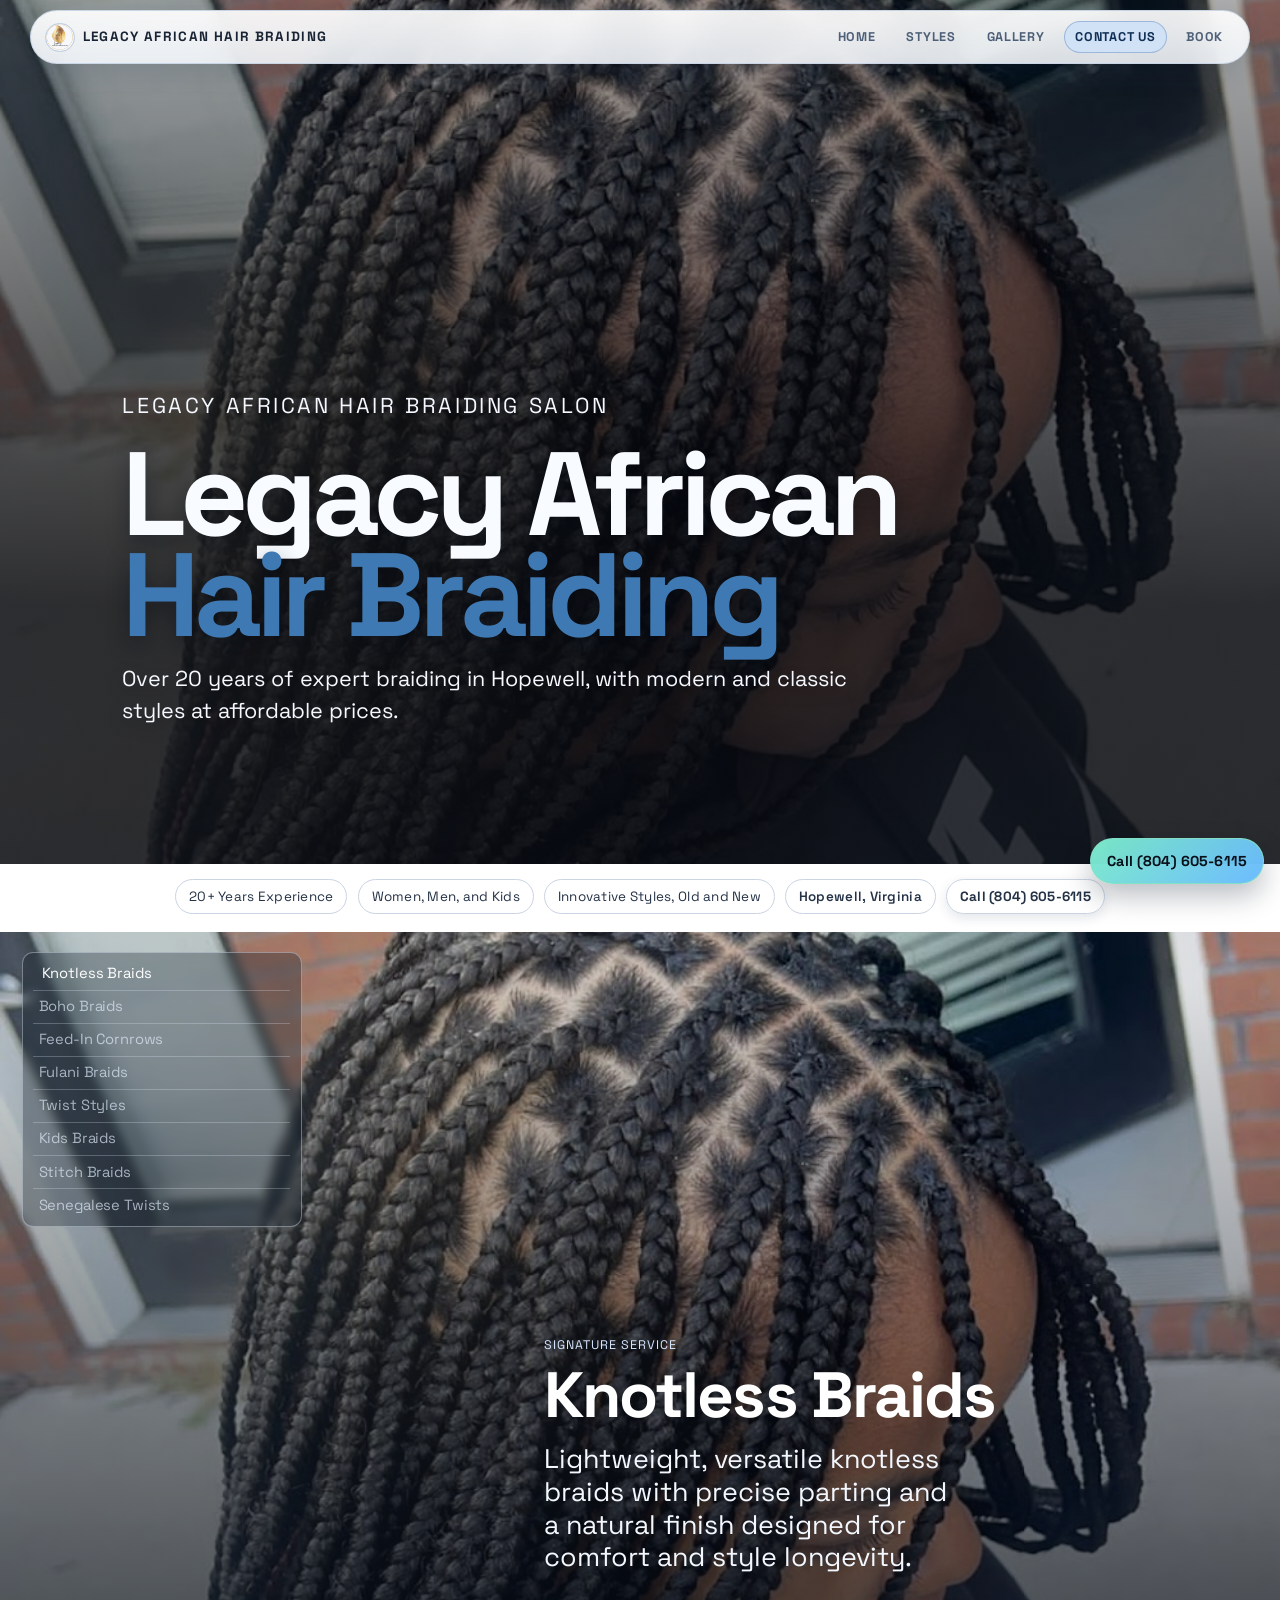
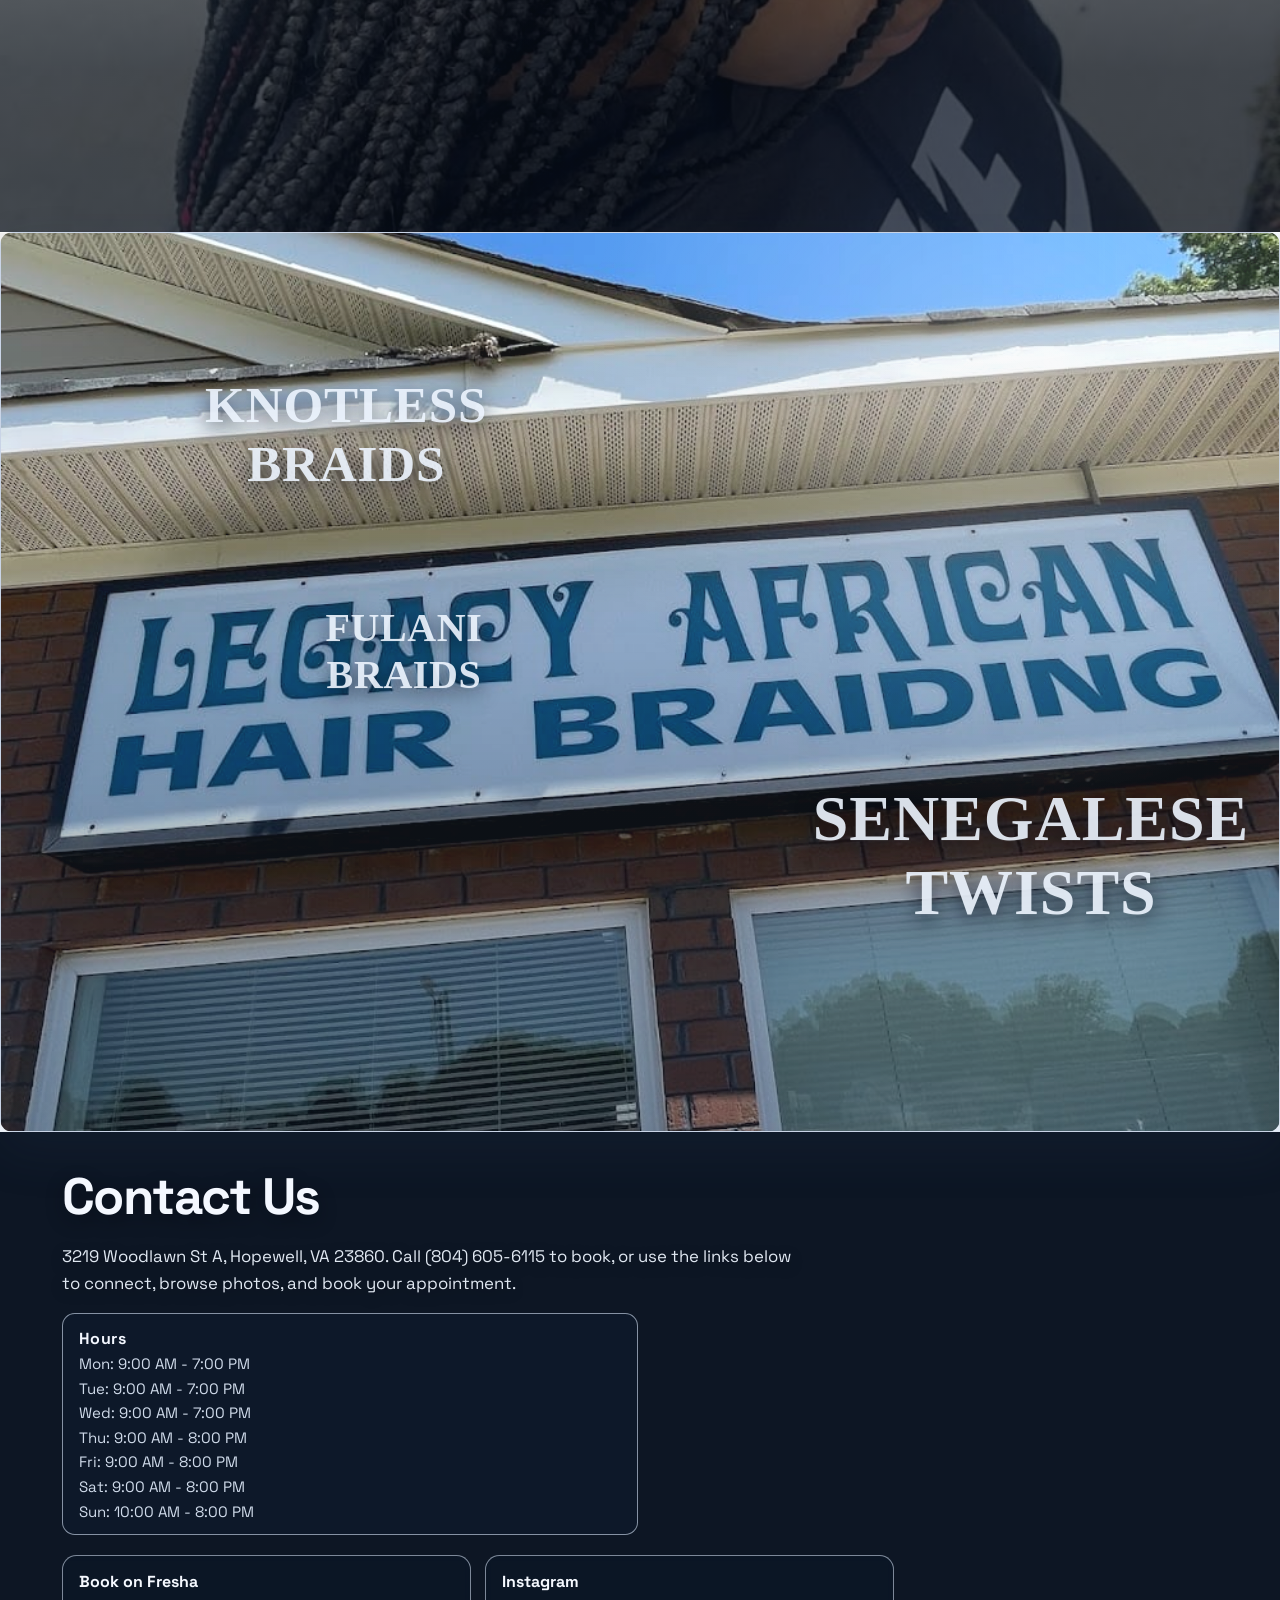
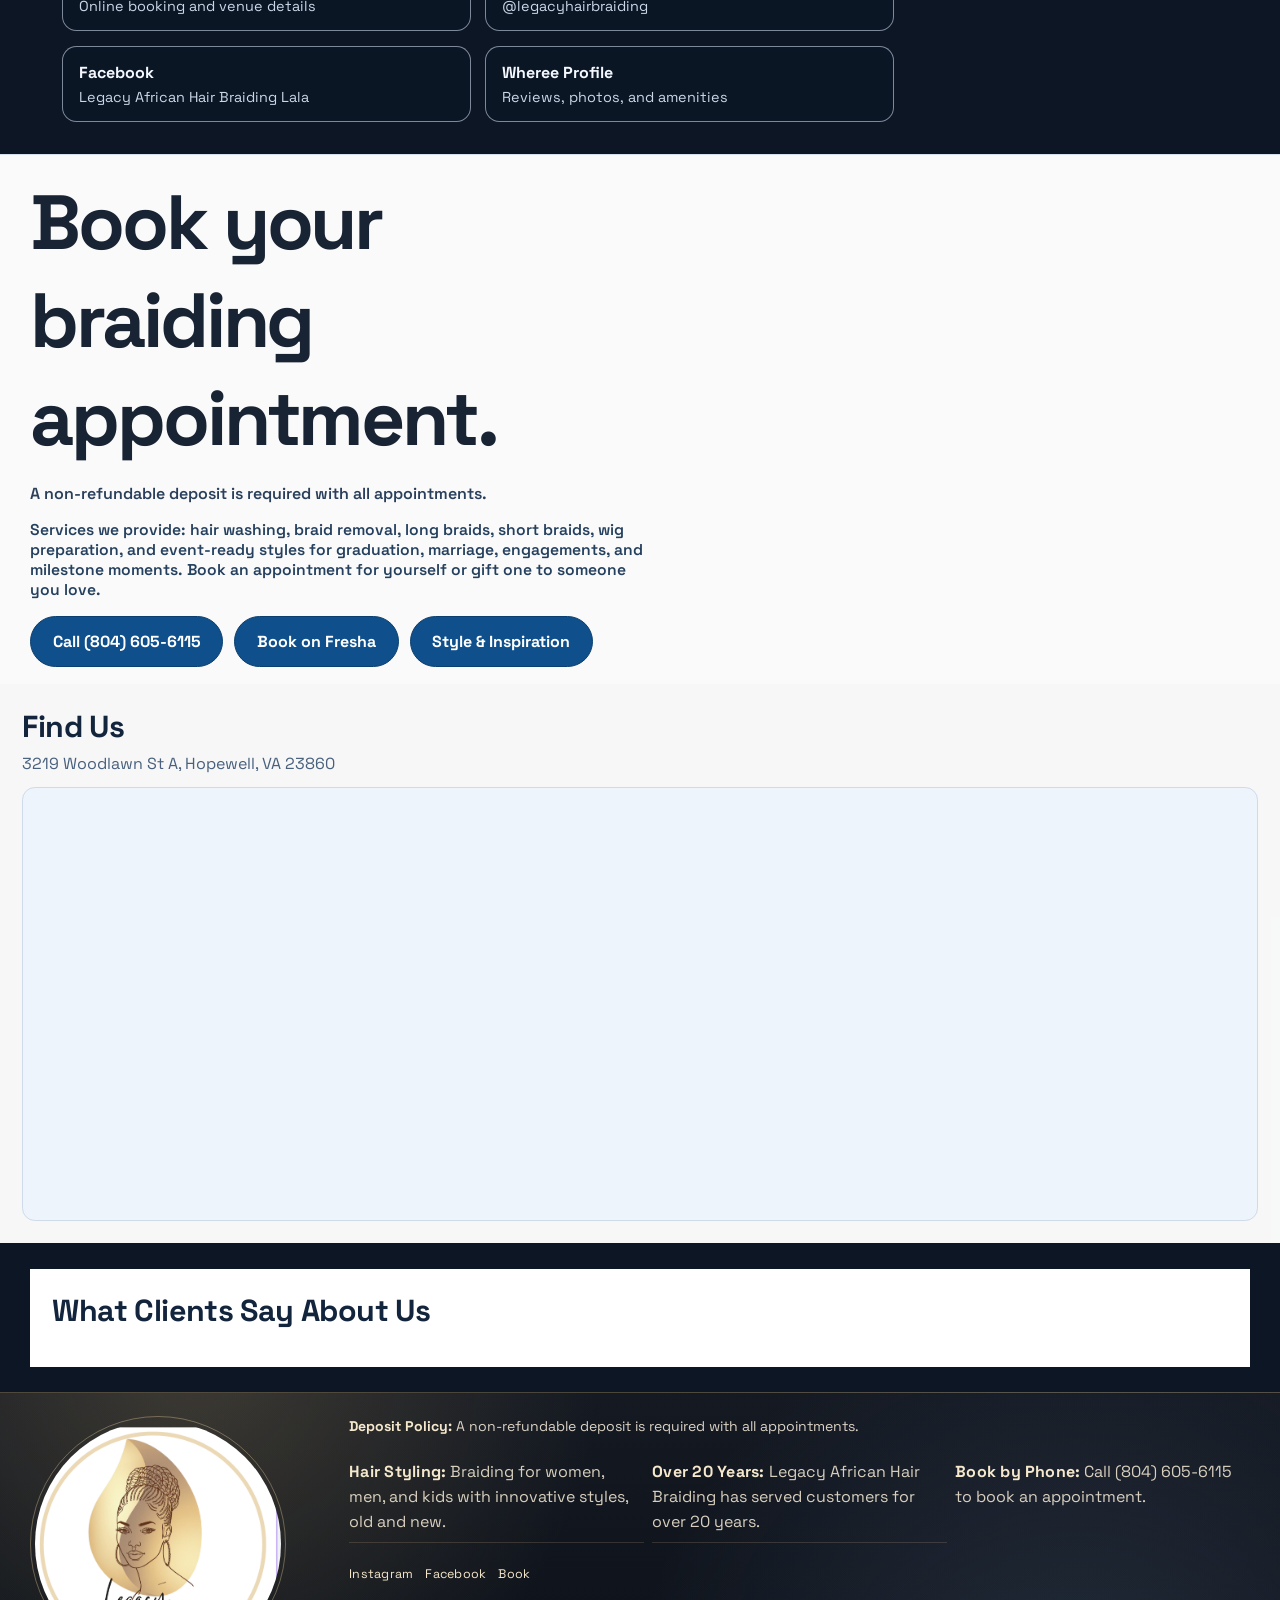
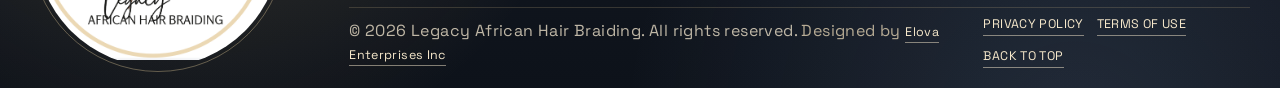
<file: index.html>
<!doctype html>
<html lang="en">
  <head>
    <meta charset="UTF-8" />
    <meta name="viewport" content="width=device-width, initial-scale=1.0" />
    <title>Legacy African Hair Braiding</title>
    <link rel="preconnect" href="https://fonts.googleapis.com" />
    <link rel="preconnect" href="https://fonts.gstatic.com" crossorigin />
    <link
      href="https://fonts.googleapis.com/css2?family=General+Sans:wght@400;500;600;700&family=Space+Grotesk:wght@400;500;700&display=swap"
      rel="stylesheet"
    />
    <link rel="icon" type="image/png" href="assets/brand/Logoclearbackground.png" />
    <link rel="apple-touch-icon" href="assets/brand/Logoclearbackground.png" />
    <link rel="stylesheet" href="styles.css" />
  </head>
  <body class="has-bg-video">
    <video class="site-bg-video" autoplay muted loop playsinline aria-hidden="true" poster="assets/gallery/gallery-3.jpg">
      <source src="assets/gallery/Turtleshirt.mp4" type="video/mp4" />
    </video>
    <div class="progress" aria-hidden="true"><span id="scrollProgress"></span></div>

    <header class="topbar">
      <a href="#home" class="brand brand-wrap">
        <img src="assets/brand/Logoclearbackground.png" alt="Legacy African Hair Braiding logo" class="brand-logo" />
        <span>legacy african hair braiding</span>
      </a>
      <button class="menu-btn" id="menuBtn" aria-expanded="false" aria-controls="navLinks">Menu</button>
      <nav id="navLinks" class="nav-links" aria-label="Primary Navigation">
        <div class="nav-logo-wrap">
          <img src="assets/brand/Logoclearbackground.png" alt="Legacy African Hair Braiding logo" class="nav-logo" />
        </div>
        <a href="#home">Home</a>
        <a href="#work">Styles</a>
        <a href="#gallery">Gallery</a>
        <a href="#visit">Contact Us</a>
        <a href="#contact">Book</a>
      </nav>
    </header>

    <main>
      <section id="home" class="hero reveal">
        <video
          class="hero-video"
          autoplay
          muted
          loop
          playsinline
          poster="assets/gallery/gallery-1.jpg"
        >
          <source src="assets/gallery/SalonVideo.mp4" type="video/mp4" />
        </video>
        <div class="hero-overlay"></div>
        <div class="hero-center-logo" aria-hidden="true">
          <img src="assets/brand/Logoclearbackground.png" alt="" class="hero-center-logo-image" />
        </div>
        <div class="hero-content section">
          <p class="eyebrow hero-kicker">Legacy African Hair Braiding Salon</p>
          <h1>
            <span class="hero-title hero-title-a">Legacy African</span>
            <span class="line2 hero-title hero-title-b">Hair Braiding</span>
          </h1>
          <p class="hero-copy hero-copy-a">
            Over 20 years of expert braiding in Hopewell, with modern and classic styles at affordable prices.
          </p>
          <div class="hero-motion-text" aria-label="Animated service highlights">
            <span class="motion-line motion-zoom">Knotless Braids That Flow</span>
            <span class="motion-line motion-slide">Boho Braids In Motion</span>
            <span class="motion-line motion-scroll">Feed-In Cornrows Precision</span>
            <span class="motion-line motion-fade">Twist Styles That Stand Out</span>
          </div>
        </div>
      </section>

      <section class="signature-banner section reveal">
        <div class="pill-row">
          <span>20+ Years Experience</span>
          <span>Women, Men, and Kids</span>
          <span>Innovative Styles, Old and New</span>
          <a
            class="pill-link pill-link-nav"
            href="https://www.google.com/maps/dir/?api=1&destination=3219+Woodlawn+St+A,+Hopewell,+VA+23860"
            target="_blank"
            rel="noopener noreferrer"
          >
            Hopewell, Virginia
          </a>
          <a class="pill-link pill-link-call" href="tel:+18046056115">Call (804) 605-6115</a>
        </div>
      </section>

      <section id="work" class="case-studies section reveal">
        <div class="case-list" role="listbox" aria-label="Case studies">
          <button class="case-item is-active" data-accent="#f0d08d" data-image="assets/products/knotless-braids.jpg" data-meta="Signature Service" data-description="Lightweight, versatile knotless braids with precise parting and a natural finish designed for comfort and style longevity.">
            <span>Knotless Braids</span>
          </button>
          <button class="case-item" data-accent="#dca6ff" data-image="assets/products/boho-braids.jpg" data-meta="Protective Styling" data-description="Soft boho braids with textured curls for movement and volume, ideal for a full glam look.">
            <span>Boho Braids</span>
          </button>
          <button class="case-item" data-accent="#95c7ff" data-image="assets/products/feed-in-cornrows.jpg" data-meta="Scalp Braiding" data-description="Detailed feed-in cornrows and stitch lines tailored to your head shape for clean, bold definition.">
            <span>Feed-In Cornrows</span>
          </button>
          <button class="case-item" data-accent="#ffb998" data-image="assets/products/fulani-braids.jpg" data-meta="Traditional Inspired" data-description="Iconic Fulani braid patterns with beads and custom front detailing for a statement style.">
            <span>Fulani Braids</span>
          </button>
          <button class="case-item" data-accent="#9af6d8" data-image="assets/products/twist-styles.jpg" data-meta="Two-Strand Styling" data-description="Passion and Senegalese twist options that are lightweight, elegant, and great for low-manipulation care.">
            <span>Twist Styles</span>
          </button>
          <button class="case-item" data-accent="#ffe3a4" data-image="assets/products/kids-braids.jpg" data-meta="Kids Friendly" data-description="Neat and comfortable kids braids with age-appropriate styling and scalp-friendly parting.">
            <span>Kids Braids</span>
          </button>
          <button class="case-item" data-accent="#b6d2ff" data-image="assets/products/feed-in-cornrows.jpg" data-meta="Precision Parts" data-description="Stitch braid looks with clean parts and defined lines for a sleek, long-wear finish.">
            <span>Stitch Braids</span>
          </button>
          <button class="case-item" data-accent="#d7f5c1" data-image="assets/products/twist-styles.jpg" data-meta="Protective Twists" data-description="Senegalese twist installs with smooth rope texture and lightweight movement.">
            <span>Senegalese Twists</span>
          </button>
        </div>

        <article class="case-preview" id="casePreview">
          <img id="previewImage" src="assets/products/knotless-braids.jpg" alt="Hair braiding style preview" />
          <div class="case-preview-overlay"></div>
          <div class="case-preview-copy">
            <p id="previewMeta">Signature Service</p>
            <h2 id="previewTitle">Knotless Braids</h2>
            <p id="previewDescription">Lightweight, versatile knotless braids with precise parting and a natural finish designed for comfort and style longevity.</p>
          </div>
        </article>
      </section>

      <section id="gallery" class="motion-gallery reveal" aria-label="Hair style lookbook">
        <div class="gallery-billboard" id="galleryBillboard">
          <div class="gallery-stage billboard-screen main-photo-stage" id="galleryStage">
            <img id="mainPhotoCurrent" class="main-photo is-current" src="assets/gallery/gallery-1.jpg" alt="Legacy African Hair Braiding style showcase" />
            <img id="mainPhotoNext" class="main-photo" src="assets/gallery/gallery-2.jpg" alt="Legacy African Hair Braiding style showcase" />
            <div id="dualBillboard" class="dual-billboard" aria-hidden="true">
              <img id="dualPhotoLeft" class="dual-photo dual-left" src="assets/gallery/gallery-3.jpg" alt="Legacy African Hair Braiding style showcase" />
              <img id="dualPhotoRight" class="dual-photo dual-right" src="assets/gallery/gallery-4.jpg" alt="Legacy African Hair Braiding style showcase" />
            </div>
            <div class="main-photo-overlay"></div>
            <div class="main-photo-caption">
              <div class="caption-motion-text" aria-live="polite">
                <span class="motion-line billboard-dynamic size-lg"></span>
                <span class="motion-line billboard-dynamic size-md"></span>
                <span class="motion-line billboard-dynamic size-sm"></span>
              </div>
            </div>
          </div>
        </div>
      </section>

      <section id="visit" class="about section reveal">
        <h3>Contact Us</h3>
        <p>
          3219 Woodlawn St A, Hopewell, VA 23860. Call (804) 605-6115 to book, or use the links below to connect, browse photos, and book your appointment.
        </p>
        <div class="hours-compact" aria-label="Salon hours">
          <strong>Hours</strong>
          <span id="hoursStatus" class="hours-status">Hours shown below.</span>
          <span data-hours-day="MONDAY">Mon: 9:00 AM - 7:00 PM</span>
          <span data-hours-day="TUESDAY">Tue: 9:00 AM - 7:00 PM</span>
          <span data-hours-day="WEDNESDAY">Wed: 9:00 AM - 7:00 PM</span>
          <span data-hours-day="THURSDAY">Thu: 9:00 AM - 8:00 PM</span>
          <span data-hours-day="FRIDAY">Fri: 9:00 AM - 8:00 PM</span>
          <span data-hours-day="SATURDAY">Sat: 9:00 AM - 8:00 PM</span>
          <span data-hours-day="SUNDAY">Sun: 10:00 AM - 8:00 PM</span>
        </div>
        <div class="link-grid">
          <a class="social-card" href="https://www.fresha.com/lvp/legacy-african-hair-braiding-woodlawn-street-hopewell-PVqraG" target="_blank" rel="noopener noreferrer">
            <strong>Book on Fresha</strong>
            <span>Online booking and venue details</span>
          </a>
          <a class="social-card" href="https://www.instagram.com/legacyhairbraiding/" target="_blank" rel="noopener noreferrer">
            <strong>Instagram</strong>
            <span>@legacyhairbraiding</span>
          </a>
          <a class="social-card" href="https://www.facebook.com/p/Legacy-African-Hair-Braiding-Lala-100070744042601/" target="_blank" rel="noopener noreferrer">
            <strong>Facebook</strong>
            <span>Legacy African Hair Braiding Lala</span>
          </a>
          <a class="social-card" href="https://legacy-african-hair-braiding.wheree.com/" target="_blank" rel="noopener noreferrer">
            <strong>Wheree Profile</strong>
            <span>Reviews, photos, and amenities</span>
          </a>
        </div>
      </section>

      <section id="contact" class="contact reveal">
        <div class="section">
          <h2>Book your braiding appointment.</h2>
          <p class="deposit-note">
            A non-refundable deposit is required with all appointments.
          </p>
          <p class="appointment-flash-intro">
            Services we provide: hair washing, braid removal, long braids, short braids, wig preparation, and event-ready styles for graduation, marriage, engagements, and milestone moments. Book an appointment for yourself or gift one to someone you love.
          </p>
          <div class="appointment-flash-cloud" id="appointmentFlashCloud" aria-hidden="true"></div>
          <div class="cta-group">
            <a href="tel:+18046056115" class="cta">Call (804) 605-6115</a>
            <a href="https://www.fresha.com/lvp/legacy-african-hair-braiding-woodlawn-street-hopewell-PVqraG" target="_blank" rel="noopener noreferrer" class="cta cta-secondary">Book on Fresha</a>
            <a href="inspiration.html" class="cta cta-secondary" id="openInspirationModal" data-track-event="open_style_inspiration_modal">Style &amp; Inspiration</a>
          </div>
        </div>
      </section>

      <section class="map-section reveal" aria-label="Salon location map">
        <div class="section">
          <h3>Find Us</h3>
          <p>3219 Woodlawn St A, Hopewell, VA 23860</p>
          <div class="map-frame-wrap">
            <iframe
              class="map-frame"
              src="https://www.google.com/maps?q=3219+Woodlawn+St+A,+Hopewell,+VA+23860&output=embed"
              title="Map to Legacy African Hair Braiding"
              loading="lazy"
              referrerpolicy="no-referrer-when-downgrade"
              allowfullscreen
            ></iframe>
          </div>
        </div>
      </section>

      <section class="reviews-section reveal" aria-label="Client testimonials and Google reviews">
        <div class="section">
          <h3>What Clients Say About Us</h3>
          <div class="reviews-widget-wrap">
            <!-- Elfsight Google Reviews | Legacy African Hair Braiding -->
            <div class="elfsight-app-a5efa233-9e06-4f6b-a702-a29d1981df29" data-elfsight-app-lazy></div>
          </div>
        </div>
      </section>
    </main>

    <div class="inspiration-modal" id="inspirationModal" aria-hidden="true">
      <div class="inspiration-modal-backdrop" id="inspirationModalBackdrop" data-track-event="close_style_inspiration_modal_backdrop"></div>
      <section class="inspiration-modal-panel" role="dialog" aria-modal="true" aria-labelledby="inspirationModalTitle">
        <button type="button" class="inspiration-modal-close" id="closeInspirationModal" aria-label="Close style inspiration" data-track-event="close_style_inspiration_modal_button">
          Close
        </button>
        <h2 id="inspirationModalTitle">Style &amp; Inspiration</h2>
        <div class="inspiration-modal-grid">
          <a class="social-card inspiration-card" href="https://www.instagram.com/legacyhairbraiding/" target="_blank" rel="noopener noreferrer" data-track-event="inspiration_modal_instagram_click">
            <strong>Legacy Instagram</strong>
            <span>View recent style examples and look ideas from our page.</span>
          </a>
          <a class="social-card inspiration-card" href="#gallery" data-track-event="inspiration_modal_gallery_click">
            <strong>Legacy Gallery</strong>
            <span>See our own gallery photos and signature braided styles.</span>
          </a>
          <a class="social-card inspiration-card" href="https://www.pinterest.com/emile1945/african-braids-hairstyles/" target="_blank" rel="noopener noreferrer" data-track-event="inspiration_modal_pinterest_click">
            <strong>Pinterest Braid Inspiration</strong>
            <span>Browse broad collections of braid looks and save your favorites.</span>
          </a>
          <a class="social-card inspiration-card" href="https://www.styleseat.com/blog/" target="_blank" rel="noopener noreferrer" data-track-event="inspiration_modal_styleseat_click">
            <strong>StyleSeat Beauty Blog</strong>
            <span>Read hairstyle trends, tips, and event-ready hair inspiration.</span>
          </a>
        </div>
      </section>
    </div>

    <footer class="footer">
      <div class="footer-shell">
        <img src="assets/brand/LogoWhitebackground.png" alt="Legacy African Hair Braiding logo" class="footer-logo" />
        <div class="service-highlights footer-highlights">
          <p><strong>Hair Styling:</strong> Braiding for women, men, and kids with innovative styles, old and new.</p>
          <p><strong>Over 20 Years:</strong> Legacy African Hair Braiding has served customers for over 20 years.</p>
          <p><strong>Book by Phone:</strong> Call (804) 605-6115 to book an appointment.</p>
        </div>
        <div class="footer-social" aria-label="Legacy African Hair Braiding social links">
          <a href="https://www.instagram.com/legacyhairbraiding/" target="_blank" rel="noopener noreferrer" class="footer-social-link">
            Instagram
          </a>
          <a href="https://www.facebook.com/p/Legacy-African-Hair-Braiding-Lala-100070744042601/" target="_blank" rel="noopener noreferrer" class="footer-social-link">
            Facebook
          </a>
          <a href="https://www.fresha.com/lvp/legacy-african-hair-braiding-woodlawn-street-hopewell-PVqraG" target="_blank" rel="noopener noreferrer" class="footer-social-link">
            Book
          </a>
        </div>
        <p class="footer-policy">
          <strong>Deposit Policy:</strong> A non-refundable deposit is required with all appointments.
        </p>
        <div class="footer-meta">
          <p>&copy; 2026 Legacy African Hair Braiding. All rights reserved.<span class="footer-credit"> Designed by <a href="https://elovainc.com" target="_blank" rel="noopener noreferrer">Elova Enterprises Inc</a></span></p>
          <div class="footer-meta-links">
            <a href="privacy.html">Privacy Policy</a>
            <a href="terms.html">Terms of Use</a>
            <a href="#home">Back to top</a>
          </div>
        </div>
      </div>
    </footer>

    <a href="tel:+18046056115" class="floating-call" aria-label="Call Legacy African Hair Braiding">
      Call (804) 605-6115
    </a>

    <script>
      window.LEGACY_GOOGLE_HOURS = {
        placeId: "ChIJQ9mMzOKpsYkRvmBVaSQ0u6o",
        apiKey: "" // Add your restricted Google Places API key here.
      };
    </script>
    <script
      src="https://links.elovainc.com/js/external-tracking.js"
      data-tracking-id="tk_ed5844c6c0284afb8878c6f049c4608d"
    ></script>
    <script src="script.js"></script>
    <script src="https://elfsightcdn.com/platform.js" async></script>
  </body>
</html>
</file>
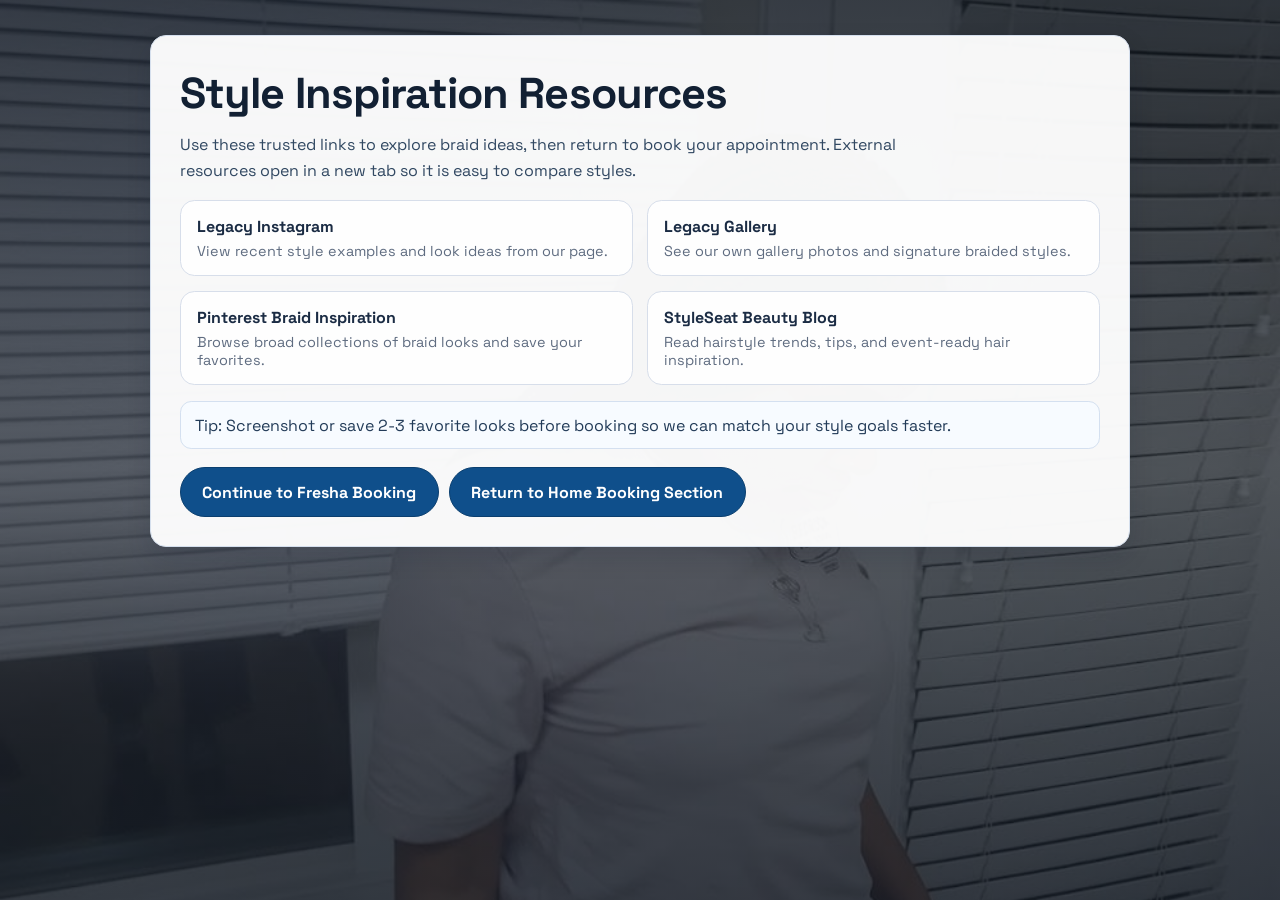
<file: inspiration.html>
<!doctype html>
<html lang="en">
  <head>
    <meta charset="UTF-8" />
    <meta name="viewport" content="width=device-width, initial-scale=1.0" />
    <title>Style Inspiration | Legacy African Hair Braiding</title>
    <link rel="preconnect" href="https://fonts.googleapis.com" />
    <link rel="preconnect" href="https://fonts.gstatic.com" crossorigin />
    <link
      href="https://fonts.googleapis.com/css2?family=General+Sans:wght@400;500;600;700&family=Space+Grotesk:wght@400;500;700&display=swap"
      rel="stylesheet"
    />
    <link rel="icon" type="image/png" href="assets/brand/Logoclearbackground.png" />
    <link rel="stylesheet" href="styles.css" />
    <style>
      body { opacity: 1; }
      .inspiration-wrap {
        width: min(100% - 2rem, 980px);
        margin: 2.2rem auto 3rem;
        padding: clamp(1rem, 2.4vw, 1.8rem);
        border: 1px solid #d5dfed;
        border-radius: 1rem;
        background: rgba(255, 255, 255, 0.96);
        box-shadow: 0 10px 24px rgba(12, 24, 40, 0.14);
      }
      .inspiration-wrap h1 {
        font-family: "Space Grotesk", sans-serif;
        font-size: clamp(1.8rem, 5vw, 2.7rem);
        letter-spacing: -0.02em;
        color: #122033;
      }
      .inspiration-wrap p {
        margin-top: 0.7rem;
        color: #314862;
        line-height: 1.62;
        max-width: 72ch;
      }
      .inspiration-wrap .link-grid {
        margin-top: 1rem;
      }
      .inspiration-wrap .social-card {
        opacity: 0;
        transform: translateY(14px) scale(0.98);
        animation: inspirationCardIn 540ms cubic-bezier(0.22, 0.61, 0.36, 1) forwards;
      }
      .inspiration-wrap .social-card:nth-child(1) { animation-delay: 30ms; }
      .inspiration-wrap .social-card:nth-child(2) { animation-delay: 130ms; }
      .inspiration-wrap .social-card:nth-child(3) { animation-delay: 230ms; }
      .inspiration-wrap .social-card:nth-child(4) { animation-delay: 330ms; }
      .inspiration-note {
        margin-top: 1rem;
        padding: 0.8rem 0.9rem;
        border: 1px solid #d4e0f0;
        border-radius: 0.7rem;
        background: #f7fbff;
        color: #223b58;
      }
      .inspiration-actions {
        margin-top: 1.1rem;
        display: flex;
        flex-wrap: wrap;
        gap: 0.6rem;
      }
      @keyframes inspirationCardIn {
        from { opacity: 0; transform: translateY(14px) scale(0.98); }
        to { opacity: 1; transform: translateY(0) scale(1); }
      }
    </style>
  </head>
  <body>
    <main class="inspiration-wrap">
      <h1>Style Inspiration Resources</h1>
      <p>
        Use these trusted links to explore braid ideas, then return to book your appointment. External resources open in a new tab so it is easy to compare styles.
      </p>

      <div class="link-grid">
        <a class="social-card" href="https://www.instagram.com/legacyhairbraiding/" target="_blank" rel="noopener noreferrer">
          <strong>Legacy Instagram</strong>
          <span>View recent style examples and look ideas from our page.</span>
        </a>
        <a class="social-card" href="index.html#gallery">
          <strong>Legacy Gallery</strong>
          <span>See our own gallery photos and signature braided styles.</span>
        </a>
        <a class="social-card" href="https://www.pinterest.com/emile1945/african-braids-hairstyles/" target="_blank" rel="noopener noreferrer">
          <strong>Pinterest Braid Inspiration</strong>
          <span>Browse broad collections of braid looks and save your favorites.</span>
        </a>
        <a class="social-card" href="https://www.styleseat.com/blog/" target="_blank" rel="noopener noreferrer">
          <strong>StyleSeat Beauty Blog</strong>
          <span>Read hairstyle trends, tips, and event-ready hair inspiration.</span>
        </a>
      </div>

      <div class="inspiration-note">
        Tip: Screenshot or save 2-3 favorite looks before booking so we can match your style goals faster.
      </div>

      <div class="inspiration-actions">
        <a class="cta cta-secondary" href="https://www.fresha.com/lvp/legacy-african-hair-braiding-woodlawn-street-hopewell-PVqraG" target="_blank" rel="noopener noreferrer">Continue to Fresha Booking</a>
        <a class="cta" href="index.html#contact">Return to Home Booking Section</a>
      </div>
    </main>
    <script
      src="https://links.elovainc.com/js/external-tracking.js"
      data-tracking-id="tk_ed5844c6c0284afb8878c6f049c4608d"
    ></script>
  </body>
</html>
</file>
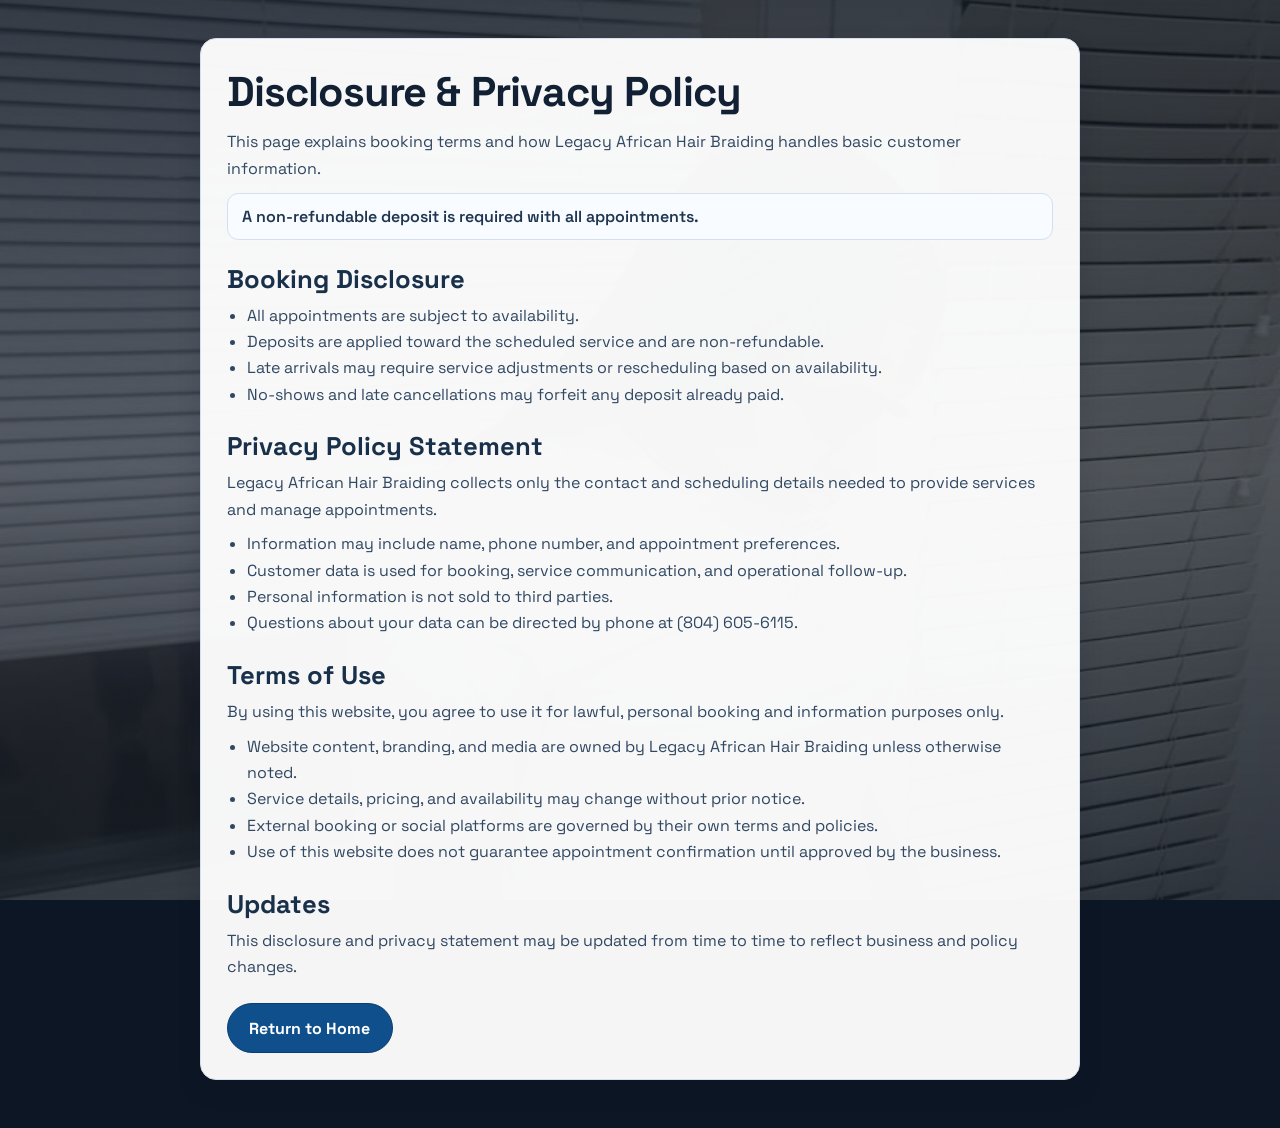
<file: legal.html>
<!doctype html>
<html lang="en">
  <head>
    <meta charset="UTF-8" />
    <meta name="viewport" content="width=device-width, initial-scale=1.0" />
    <title>Disclosure & Privacy Policy | Legacy African Hair Braiding</title>
    <link rel="preconnect" href="https://fonts.googleapis.com" />
    <link rel="preconnect" href="https://fonts.gstatic.com" crossorigin />
    <link
      href="https://fonts.googleapis.com/css2?family=General+Sans:wght@400;500;600;700&family=Space+Grotesk:wght@400;500;700&display=swap"
      rel="stylesheet"
    />
    <link rel="icon" type="image/png" href="assets/brand/Logoclearbackground.png" />
    <link rel="stylesheet" href="styles.css" />
    <style>
      body {
        opacity: 1;
      }

      .legal-wrap {
        width: min(100% - 2rem, 880px);
        margin: 2.4rem auto 3rem;
        padding: clamp(1rem, 2.2vw, 1.6rem);
        border: 1px solid #d5dfed;
        border-radius: 1rem;
        background: rgba(255, 255, 255, 0.96);
        box-shadow: 0 10px 24px rgba(12, 24, 40, 0.14);
      }

      .legal-wrap h1 {
        font-family: "Space Grotesk", sans-serif;
        font-size: clamp(1.8rem, 5vw, 2.6rem);
        letter-spacing: -0.02em;
        color: #122033;
        margin-bottom: 0.7rem;
      }

      .legal-wrap h2 {
        font-family: "Space Grotesk", sans-serif;
        font-size: clamp(1.25rem, 3vw, 1.6rem);
        color: #19304b;
        margin-top: 1.4rem;
        margin-bottom: 0.5rem;
      }

      .legal-wrap p,
      .legal-wrap li {
        color: #314862;
        line-height: 1.65;
      }

      .legal-wrap ul {
        margin: 0.5rem 0 0;
        padding-left: 1.25rem;
      }

      .legal-note {
        margin-top: 0.7rem;
        padding: 0.75rem 0.9rem;
        border: 1px solid #d4e0f0;
        border-radius: 0.7rem;
        background: #f8fbff;
        color: #1f3550;
        font-weight: 600;
      }

      .legal-top-link {
        display: inline-flex;
        margin-top: 1.4rem;
        text-decoration: none;
      }
    </style>
  </head>
  <body>
    <main class="legal-wrap">
      <h1>Disclosure & Privacy Policy</h1>
      <p>
        This page explains booking terms and how Legacy African Hair Braiding handles basic customer information.
      </p>

      <div class="legal-note">
        A non-refundable deposit is required with all appointments.
      </div>

      <h2>Booking Disclosure</h2>
      <ul>
        <li>All appointments are subject to availability.</li>
        <li>Deposits are applied toward the scheduled service and are non-refundable.</li>
        <li>Late arrivals may require service adjustments or rescheduling based on availability.</li>
        <li>No-shows and late cancellations may forfeit any deposit already paid.</li>
      </ul>

      <h2>Privacy Policy Statement</h2>
      <p>
        Legacy African Hair Braiding collects only the contact and scheduling details needed to provide services and manage appointments.
      </p>
      <ul>
        <li>Information may include name, phone number, and appointment preferences.</li>
        <li>Customer data is used for booking, service communication, and operational follow-up.</li>
        <li>Personal information is not sold to third parties.</li>
        <li>Questions about your data can be directed by phone at (804) 605-6115.</li>
      </ul>

      <h2>Terms of Use</h2>
      <p>
        By using this website, you agree to use it for lawful, personal booking and information purposes only.
      </p>
      <ul>
        <li>Website content, branding, and media are owned by Legacy African Hair Braiding unless otherwise noted.</li>
        <li>Service details, pricing, and availability may change without prior notice.</li>
        <li>External booking or social platforms are governed by their own terms and policies.</li>
        <li>Use of this website does not guarantee appointment confirmation until approved by the business.</li>
      </ul>

      <h2>Updates</h2>
      <p>
        This disclosure and privacy statement may be updated from time to time to reflect business and policy changes.
      </p>

      <a class="legal-top-link cta cta-secondary" href="index.html#home">Return to Home</a>
    </main>
    <script
      src="https://links.elovainc.com/js/external-tracking.js"
      data-tracking-id="tk_ed5844c6c0284afb8878c6f049c4608d"
    ></script>
  </body>
</html>
</file>
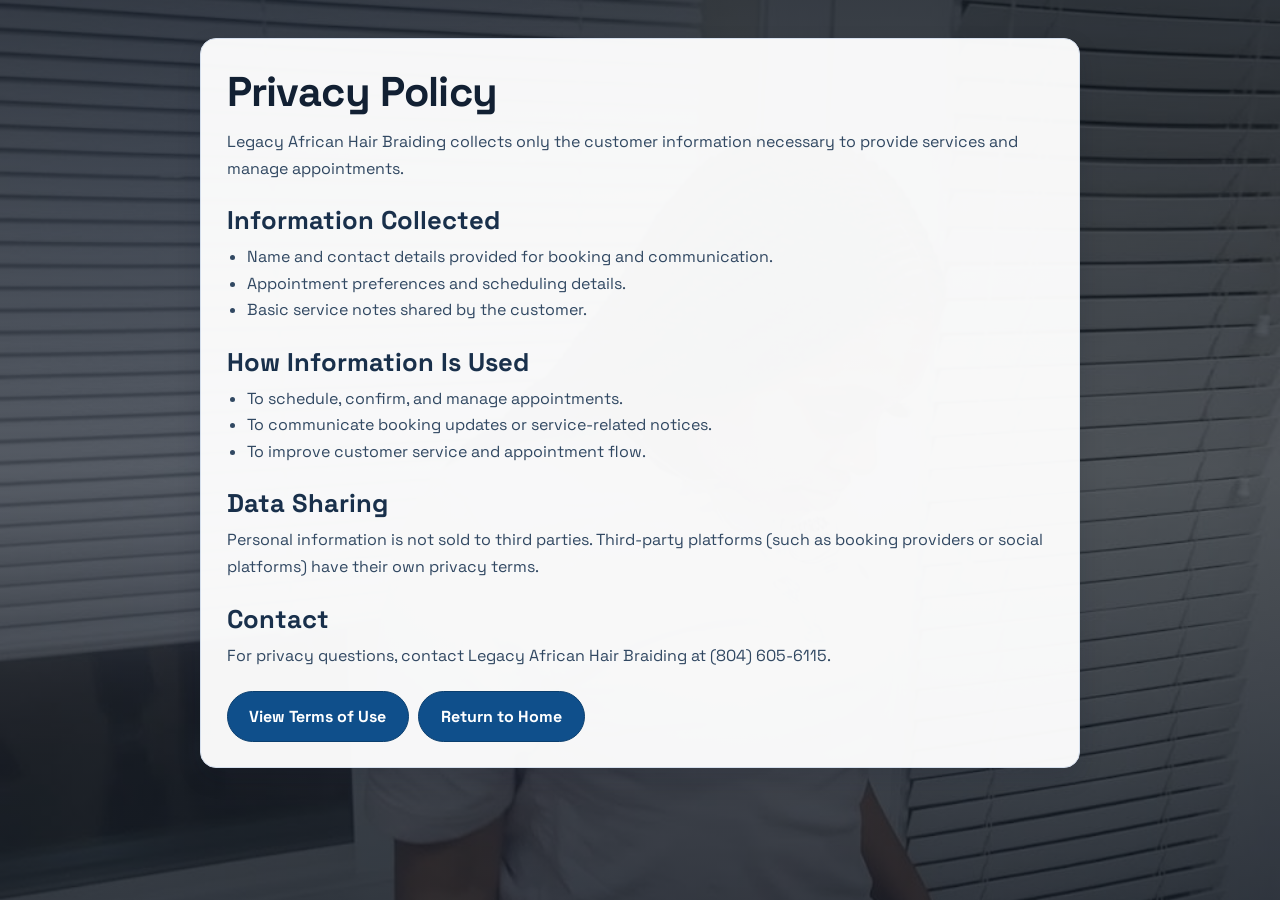
<file: privacy.html>
<!doctype html>
<html lang="en">
  <head>
    <meta charset="UTF-8" />
    <meta name="viewport" content="width=device-width, initial-scale=1.0" />
    <title>Privacy Policy | Legacy African Hair Braiding</title>
    <link rel="preconnect" href="https://fonts.googleapis.com" />
    <link rel="preconnect" href="https://fonts.gstatic.com" crossorigin />
    <link
      href="https://fonts.googleapis.com/css2?family=General+Sans:wght@400;500;600;700&family=Space+Grotesk:wght@400;500;700&display=swap"
      rel="stylesheet"
    />
    <link rel="icon" type="image/png" href="assets/brand/Logoclearbackground.png" />
    <link rel="stylesheet" href="styles.css" />
    <style>
      body { opacity: 1; }
      .legal-wrap {
        width: min(100% - 2rem, 880px);
        margin: 2.4rem auto 3rem;
        padding: clamp(1rem, 2.2vw, 1.6rem);
        border: 1px solid #d5dfed;
        border-radius: 1rem;
        background: rgba(255, 255, 255, 0.96);
        box-shadow: 0 10px 24px rgba(12, 24, 40, 0.14);
      }
      .legal-wrap h1 {
        font-family: "Space Grotesk", sans-serif;
        font-size: clamp(1.8rem, 5vw, 2.6rem);
        letter-spacing: -0.02em;
        color: #122033;
        margin-bottom: 0.7rem;
      }
      .legal-wrap h2 {
        font-family: "Space Grotesk", sans-serif;
        font-size: clamp(1.25rem, 3vw, 1.6rem);
        color: #19304b;
        margin-top: 1.4rem;
        margin-bottom: 0.5rem;
      }
      .legal-wrap p, .legal-wrap li { color: #314862; line-height: 1.65; }
      .legal-wrap ul { margin: 0.5rem 0 0; padding-left: 1.25rem; }
      .legal-links { display: flex; flex-wrap: wrap; gap: 0.6rem; margin-top: 1.4rem; }
    </style>
  </head>
  <body>
    <main class="legal-wrap">
      <h1>Privacy Policy</h1>
      <p>
        Legacy African Hair Braiding collects only the customer information necessary to provide services and manage appointments.
      </p>

      <h2>Information Collected</h2>
      <ul>
        <li>Name and contact details provided for booking and communication.</li>
        <li>Appointment preferences and scheduling details.</li>
        <li>Basic service notes shared by the customer.</li>
      </ul>

      <h2>How Information Is Used</h2>
      <ul>
        <li>To schedule, confirm, and manage appointments.</li>
        <li>To communicate booking updates or service-related notices.</li>
        <li>To improve customer service and appointment flow.</li>
      </ul>

      <h2>Data Sharing</h2>
      <p>
        Personal information is not sold to third parties. Third-party platforms (such as booking providers or social platforms) have their own privacy terms.
      </p>

      <h2>Contact</h2>
      <p>
        For privacy questions, contact Legacy African Hair Braiding at (804) 605-6115.
      </p>

      <div class="legal-links">
        <a class="cta cta-secondary" href="terms.html">View Terms of Use</a>
        <a class="cta" href="index.html#home">Return to Home</a>
      </div>
    </main>
    <script
      src="https://links.elovainc.com/js/external-tracking.js"
      data-tracking-id="tk_ed5844c6c0284afb8878c6f049c4608d"
    ></script>
  </body>
</html>
</file>
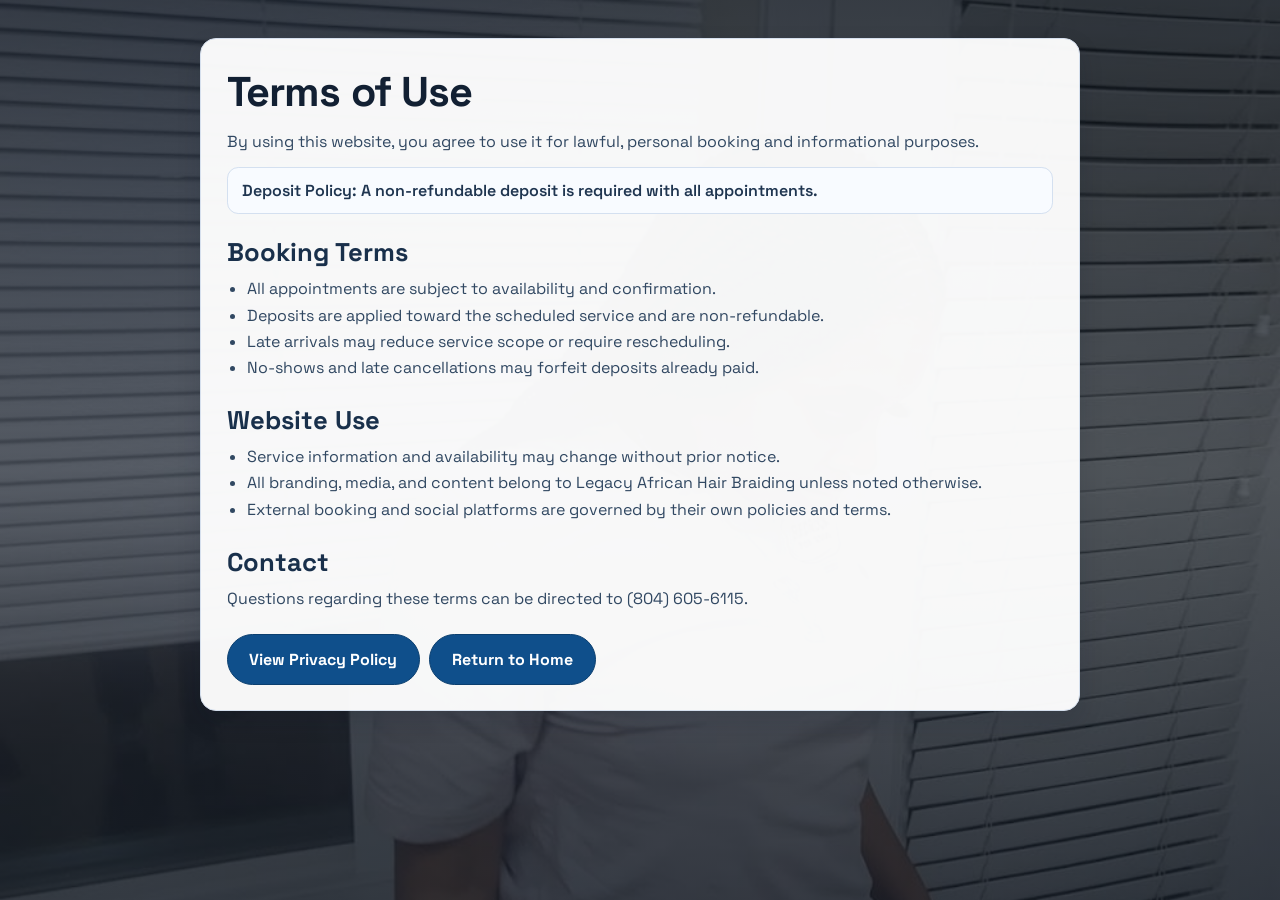
<file: terms.html>
<!doctype html>
<html lang="en">
  <head>
    <meta charset="UTF-8" />
    <meta name="viewport" content="width=device-width, initial-scale=1.0" />
    <title>Terms of Use | Legacy African Hair Braiding</title>
    <link rel="preconnect" href="https://fonts.googleapis.com" />
    <link rel="preconnect" href="https://fonts.gstatic.com" crossorigin />
    <link
      href="https://fonts.googleapis.com/css2?family=General+Sans:wght@400;500;600;700&family=Space+Grotesk:wght@400;500;700&display=swap"
      rel="stylesheet"
    />
    <link rel="icon" type="image/png" href="assets/brand/Logoclearbackground.png" />
    <link rel="stylesheet" href="styles.css" />
    <style>
      body { opacity: 1; }
      .legal-wrap {
        width: min(100% - 2rem, 880px);
        margin: 2.4rem auto 3rem;
        padding: clamp(1rem, 2.2vw, 1.6rem);
        border: 1px solid #d5dfed;
        border-radius: 1rem;
        background: rgba(255, 255, 255, 0.96);
        box-shadow: 0 10px 24px rgba(12, 24, 40, 0.14);
      }
      .legal-wrap h1 {
        font-family: "Space Grotesk", sans-serif;
        font-size: clamp(1.8rem, 5vw, 2.6rem);
        letter-spacing: -0.02em;
        color: #122033;
        margin-bottom: 0.7rem;
      }
      .legal-wrap h2 {
        font-family: "Space Grotesk", sans-serif;
        font-size: clamp(1.25rem, 3vw, 1.6rem);
        color: #19304b;
        margin-top: 1.4rem;
        margin-bottom: 0.5rem;
      }
      .legal-wrap p, .legal-wrap li { color: #314862; line-height: 1.65; }
      .legal-wrap ul { margin: 0.5rem 0 0; padding-left: 1.25rem; }
      .legal-note {
        margin-top: 0.7rem;
        padding: 0.75rem 0.9rem;
        border: 1px solid #d4e0f0;
        border-radius: 0.7rem;
        background: #f8fbff;
        color: #1f3550;
        font-weight: 600;
      }
      .legal-links { display: flex; flex-wrap: wrap; gap: 0.6rem; margin-top: 1.4rem; }
    </style>
  </head>
  <body>
    <main class="legal-wrap">
      <h1>Terms of Use</h1>
      <p>
        By using this website, you agree to use it for lawful, personal booking and informational purposes.
      </p>

      <div class="legal-note">
        Deposit Policy: A non-refundable deposit is required with all appointments.
      </div>

      <h2>Booking Terms</h2>
      <ul>
        <li>All appointments are subject to availability and confirmation.</li>
        <li>Deposits are applied toward the scheduled service and are non-refundable.</li>
        <li>Late arrivals may reduce service scope or require rescheduling.</li>
        <li>No-shows and late cancellations may forfeit deposits already paid.</li>
      </ul>

      <h2>Website Use</h2>
      <ul>
        <li>Service information and availability may change without prior notice.</li>
        <li>All branding, media, and content belong to Legacy African Hair Braiding unless noted otherwise.</li>
        <li>External booking and social platforms are governed by their own policies and terms.</li>
      </ul>

      <h2>Contact</h2>
      <p>
        Questions regarding these terms can be directed to (804) 605-6115.
      </p>

      <div class="legal-links">
        <a class="cta cta-secondary" href="privacy.html">View Privacy Policy</a>
        <a class="cta" href="index.html#home">Return to Home</a>
      </div>
    </main>
    <script
      src="https://links.elovainc.com/js/external-tracking.js"
      data-tracking-id="tk_ed5844c6c0284afb8878c6f049c4608d"
    ></script>
  </body>
</html>
</file>
<file: styles.css>
:root {
  --bg: #edf2f8;
  --bg-soft: #ffffff;
  --line: #d7deea;
  --text: #182333;
  --muted: #5f6c80;
  --accent: #1f6fb2;
  --max: 1220px;
  --bg-ink: #dce4f2;
  --bg-glow: #f7ead2;
  --bg-deep: #e9eef7;
}

* {
  box-sizing: border-box;
}

html {
  scroll-behavior: smooth;
  overflow-x: clip;
}

body {
  margin: 0;
  min-height: 100%;
  color: var(--text);
  font-family: "General Sans", "Space Grotesk", sans-serif;
  background: #0d1624;
  transition: background 600ms ease;
  overflow-x: clip;
  opacity: 0;
}

.site-bg-video {
  position: fixed;
  inset: 0;
  width: 100%;
  height: 100%;
  object-fit: cover;
  z-index: -3;
  pointer-events: none;
  opacity: 0;
  transition: opacity 420ms ease;
}

body::before {
  content: "";
  position: fixed;
  inset: 0;
  z-index: -2;
  pointer-events: none;
  background: url("assets/gallery/gallery-3.jpg") center center / cover no-repeat fixed;
}

body.has-bg-video::before {
  background: none;
}

body::after {
  content: "";
  position: fixed;
  inset: 0;
  z-index: -1;
  pointer-events: none;
  background:
    linear-gradient(180deg, rgba(8, 15, 26, 0.78) 0%, rgba(8, 15, 26, 0.64) 52%, rgba(8, 15, 26, 0.78) 100%),
    radial-gradient(circle at 16% 18%, rgba(145, 177, 228, 0.2), transparent 42%);
}

body.loaded {
  opacity: 1;
  transition: opacity 700ms ease, background 600ms ease;
}

body.loaded .site-bg-video {
  opacity: 1;
}

:where(a, button, [role="button"], [tabindex]):focus-visible {
  outline: 2px solid #8cb6ff;
  outline-offset: 3px;
}

:where(a, button, [role="button"], [tabindex]):focus {
  outline: 2px solid #1f6fb2;
  outline-offset: 3px;
}

:where(.nav-links a, .menu-btn, .cta, .social-card, .case-item, .floating-call):focus-visible {
  box-shadow: 0 0 0 3px rgba(140, 182, 255, 0.35);
}

a:focus-visible,
button:focus-visible,
.social-card:focus-visible,
.cta:focus-visible,
.case-item:focus-visible {
  outline: 3px solid #1f6fb2 !important;
  outline-offset: 3px !important;
}

h1,
h2,
h3,
p {
  margin: 0;
}

.progress {
  position: fixed;
  top: 0;
  left: 0;
  right: 0;
  z-index: 100;
  height: 2px;
  background: transparent;
}

.progress span {
  display: block;
  width: 0;
  height: 100%;
  background: linear-gradient(90deg, #6ee7c8, #8cb6ff);
}

.section {
  width: min(100% - 2rem, var(--max));
  margin: 0 auto;
}

.topbar {
  width: min(100% - 2rem, var(--max));
  margin: 0;
  border: 1px solid rgba(198, 210, 228, 0.9);
  border-radius: 999px;
  background:
    linear-gradient(180deg, rgba(255, 255, 255, 0.92), rgba(246, 250, 255, 0.88));
  backdrop-filter: blur(14px);
  box-shadow: 0 10px 26px rgba(22, 41, 68, 0.14);
  padding: 0.62rem 0.88rem;
  display: flex;
  align-items: center;
  justify-content: space-between;
  position: fixed;
  left: 50%;
  transform: translateX(-50%);
  top: 0.65rem;
  z-index: 50;
}

.brand {
  color: var(--text);
  text-decoration: none;
  font-size: 0.84rem;
  letter-spacing: 0.1em;
  text-transform: uppercase;
  font-weight: 800;
}

.brand-wrap {
  display: inline-flex;
  align-items: center;
  gap: 0.5rem;
}

.brand-logo {
  width: 1.85rem;
  height: 1.85rem;
  border-radius: 999px;
  object-fit: cover;
  border: 1px solid #bac8de;
  background: #f4f8ff;
}

.brand-wrap span {
  display: inline-block;
  max-width: none;
  white-space: normal;
  overflow: visible;
  text-overflow: clip;
  line-height: 1.08;
}

.nav-links {
  display: flex;
  align-items: center;
  gap: 0.45rem;
}

.nav-logo-wrap {
  display: none;
}

.nav-logo {
  width: 2.1rem;
  height: 2.1rem;
  object-fit: contain;
}

.nav-links a {
  color: #4e5f78;
  text-decoration: none;
  font-size: 0.79rem;
  font-family: "Space Grotesk", sans-serif;
  font-weight: 700;
  text-transform: uppercase;
  letter-spacing: 0.055em;
  padding: 0.44rem 0.68rem;
  border-radius: 999px;
  border: 1px solid transparent;
  transition: color 180ms ease, background 180ms ease, border-color 180ms ease, transform 180ms ease;
}

.nav-links a:hover {
  color: #1b2e47;
  background: rgba(226, 236, 249, 0.85);
  border-color: rgba(184, 200, 223, 0.9);
  transform: translateY(-1px);
}

.nav-links a.is-active {
  color: #0f2f55;
  background: rgba(208, 225, 247, 0.95);
  border-color: rgba(153, 181, 216, 0.95);
}

.menu-btn {
  display: none;
  font: inherit;
  color: #1a2d46;
  font-family: "Space Grotesk", sans-serif;
  font-weight: 700;
  letter-spacing: 0.04em;
  text-transform: uppercase;
  border: 1px solid #bdcbdf;
  border-radius: 999px;
  background: linear-gradient(180deg, #ffffff, #f0f6ff);
  padding: 0.38rem 0.78rem;
  box-shadow: 0 6px 16px rgba(19, 36, 58, 0.12);
}

.menu-btn:hover {
  background: linear-gradient(180deg, #ffffff, #e8f1ff);
  border-color: #9fb5d3;
}

.hero {
  min-height: 96vh;
  position: relative;
  display: grid;
  place-items: end start;
  border-bottom: 0;
  background: #ffffff;
}

.hero-video {
  position: absolute;
  inset: 0;
  width: 100%;
  height: 100%;
  object-fit: cover;
  transform: scale(1.06);
  filter: saturate(0.95) contrast(1.06) sepia(0.12) hue-rotate(-8deg);
  transition: transform 600ms ease;
}

.hero-overlay {
  position: absolute;
  inset: 0;
  background:
    linear-gradient(180deg, rgba(8, 11, 17, 0.34) 0%, rgba(8, 11, 17, 0.84) 70%),
    radial-gradient(circle at 18% 64%, rgba(240, 208, 141, 0.26), transparent 38%);
}

.hero-center-logo {
  position: absolute;
  inset: 0;
  display: grid;
  place-items: center;
  z-index: 1;
  pointer-events: none;
}

.hero-center-logo-image {
  width: clamp(7.5rem, 15vw, 12rem);
  opacity: 0;
  filter: drop-shadow(0 10px 24px rgba(4, 10, 20, 0.45));
  --hero-logo-raise: -70%;
  animation: heroCenterLogoPulse 14s ease-in-out infinite;
}

@keyframes heroCenterLogoPulse {
  0%,
  68%,
  100% {
    opacity: 0;
    transform: translateY(var(--hero-logo-raise)) scale(0.9) rotate(-24deg);
  }

  72%,
  82% {
    opacity: 0.88;
    transform: translateY(var(--hero-logo-raise)) scale(1) rotate(0deg);
  }

  90% {
    opacity: 0;
    transform: translateY(var(--hero-logo-raise)) scale(0.95) rotate(20deg);
  }
}

.hero-content {
  position: relative;
  z-index: 2;
  width: 100%;
  max-width: 1080px;
  margin: 0 auto;
  padding-left: clamp(0.6rem, 2.4vw, 1.4rem);
  padding-right: clamp(0.6rem, 2.4vw, 1.4rem);
  padding-bottom: clamp(2.5rem, 7vw, 5.2rem);
}

.hero-kicker {
  animation: heroKickerFlow 8s cubic-bezier(0.22, 0.61, 0.36, 1) infinite;
}

.eyebrow {
  text-transform: uppercase;
  letter-spacing: 0.12em;
  font-size: 0.75rem;
  color: #f1f5ff;
  margin-bottom: 1.4rem;
}

.hero h1 {
  font-family: "Space Grotesk", sans-serif;
  font-size: clamp(2.4rem, 9.4vw, 7.4rem);
  line-height: 0.85;
  letter-spacing: -0.05em;
  color: #f8fbff;
  text-shadow: 0 8px 22px rgba(5, 11, 20, 0.45);
  max-width: min(14ch, 100%);
  overflow-wrap: anywhere;
}

.hero-title {
  display: block;
  will-change: transform, opacity, filter;
}

.hero-title-a {
  animation: heroTitleRevealA 12s cubic-bezier(0.22, 0.61, 0.36, 1) infinite;
}

.hero-title-b {
  animation: heroTitleRevealB 12s cubic-bezier(0.22, 0.61, 0.36, 1) infinite;
}

.hero .line2 {
  color: var(--hero-line2-color, var(--accent));
  transition: color 380ms ease;
}

.hero p {
  margin-top: 1.1rem;
  max-width: 56ch;
  color: #f5f8ff;
  font-size: clamp(1rem, 1.8vw, 1.35rem);
  line-height: 1.5;
  text-shadow: 0 6px 16px rgba(5, 11, 20, 0.35);
}

.hero-copy {
  position: relative;
  will-change: transform, opacity;
}

.hero-copy-a {
  animation: heroCopyFlowA 8s cubic-bezier(0.22, 0.61, 0.36, 1) infinite;
}

.hero-copy-b {
  animation: heroCopyFlowB 8s cubic-bezier(0.22, 0.61, 0.36, 1) infinite;
}

.logo-strip {
  border-bottom: 1px solid var(--line);
  border-top: 1px solid var(--line);
  overflow: visible;
  padding: 0.95rem 0;
}

.signature-banner {
  padding-top: 0.95rem;
  padding-bottom: 1.1rem;
  background: #ffffff;
  border: 0;
  border-radius: 0;
  box-shadow: none;
}

.hero + .signature-banner {
  margin-top: 0;
}

.signature-banner.section {
  width: 100vw;
  max-width: 100vw;
  margin-left: calc(50% - 50vw);
  margin-right: calc(50% - 50vw);
  padding-left: clamp(0.8rem, 2.4vw, 1.6rem);
  padding-right: clamp(0.8rem, 2.4vw, 1.6rem);
}

.pill-row {
  display: flex;
  flex-wrap: wrap;
  gap: 0.65rem;
  justify-content: center;
  align-items: center;
  text-align: center;
}

.pill-row span,
.pill-row a {
  border: 1px solid #cbd4e3;
  background: rgba(255, 255, 255, 0.9);
  color: #243246;
  padding: 0.5rem 0.8rem;
  border-radius: 999px;
  font-size: 0.84rem;
  letter-spacing: 0.02em;
}

.pill-row a {
  text-decoration: none;
}

.pill-link-call {
  background: #ffffff;
  border-color: #b7c6dd;
  color: #1f334d;
  font-weight: 700;
  box-shadow: 0 4px 12px rgba(25, 45, 71, 0.12);
}

.pill-link-nav {
  background: #ffffff;
  border-color: #bfd0e8;
  color: #1f456f;
  font-weight: 600;
}

.strip-track {
  width: 100%;
  display: flex;
  flex-wrap: wrap;
  justify-content: center;
  gap: 2.1rem;
  animation: none;
}

.strip-track span {
  color: #4c5d74;
  white-space: nowrap;
  letter-spacing: 0.08em;
  text-transform: uppercase;
  font-size: 0.9rem;
}

@keyframes ticker {
  from {
    transform: translateX(0);
  }

  to {
    transform: translateX(-50%);
  }
}

@keyframes heroKickerFlow {
  0% {
    opacity: 0;
    transform: translateY(26px) scale(0.96);
    letter-spacing: 0.2em;
  }

  14% {
    opacity: 1;
    transform: translateY(0) scale(1);
    letter-spacing: 0.12em;
  }

  60% {
    opacity: 1;
    transform: translateY(0) scale(1);
  }

  74% {
    opacity: 0.72;
    transform: translateY(-8px) scale(1.02);
  }

  100% {
    opacity: 0;
    transform: translateY(-22px) scale(1.04);
  }
}

@keyframes heroTitleRevealA {
  0% {
    opacity: 0;
    transform: translate3d(8%, 0, 0) scale(0.96);
    filter: blur(6px);
  }

  18% {
    opacity: 1;
    transform: translate3d(0, 0, 0) scale(1);
    filter: blur(0);
  }

  62% {
    opacity: 1;
    transform: translate3d(0, 0, 0) scale(1);
    filter: blur(0);
  }

  100% {
    opacity: 0;
    transform: translate3d(-11%, 0, 0) scale(1.05);
    filter: blur(1.5px);
  }
}

@keyframes heroTitleRevealB {
  0% {
    opacity: 0;
    transform: translate3d(-8%, 0, 0) scale(0.96);
    filter: blur(6px);
  }

  18% {
    opacity: 1;
    transform: translate3d(0, 0, 0) scale(1);
    filter: blur(0);
  }

  62% {
    opacity: 1;
    transform: translate3d(0, 0, 0) scale(1);
    filter: blur(0);
  }

  100% {
    opacity: 0;
    transform: translate3d(11%, 0, 0) scale(1.05);
    filter: blur(1.5px);
  }
}

@keyframes heroCopyFlowA {
  0% {
    opacity: 0;
    transform: translateY(20px);
  }

  20% {
    opacity: 1;
    transform: translateY(0);
  }

  58% {
    opacity: 1;
    transform: translateY(0);
  }

  80% {
    opacity: 0.45;
    transform: translateY(-10px);
  }

  100% {
    opacity: 0;
    transform: translateY(-24px);
  }
}

@keyframes heroCopyFlowB {
  0% {
    opacity: 0;
    transform: translateY(26px);
  }

  24% {
    opacity: 1;
    transform: translateY(0);
  }

  62% {
    opacity: 1;
    transform: translateY(0);
  }

  84% {
    opacity: 0.42;
    transform: translateY(-10px);
  }

  100% {
    opacity: 0;
    transform: translateY(-24px);
  }
}

.case-studies {
  --case-pad-l: max(clamp(1.15rem, 2.6vw, 2rem), env(safe-area-inset-left));
  --case-pad-r: max(clamp(1rem, 2.2vw, 1.6rem), env(safe-area-inset-right));
  position: relative;
  width: 100vw;
  max-width: 100vw;
  min-height: 100svh;
  margin-left: calc(50% - 50vw);
  margin-right: calc(50% - 50vw);
  padding-left: var(--case-pad-l);
  padding-right: var(--case-pad-r);
  border: 0;
  border-radius: 0;
  background: #ffffff;
  overflow: hidden;
  padding: 0;
  margin-bottom: 0;
  isolation: isolate;
}

.case-list {
  position: absolute;
  z-index: 3;
  width: min(30%, 280px);
  max-width: 100%;
  left: clamp(0.65rem, 2vw, 1.35rem);
  top: clamp(0.75rem, 2.2vh, 1.35rem);
  margin: 0;
  border: 1px solid rgba(224, 235, 250, 0.4);
  border-radius: 0.7rem;
  background: rgba(9, 20, 35, 0.3);
  backdrop-filter: blur(5px);
  padding: 0.32rem 0.65rem;
}

.case-item {
  width: 100%;
  padding: 0.46rem 0.35rem;
  border: 0;
  border-bottom: 1px solid rgba(228, 239, 255, 0.25);
  text-align: left;
  background: transparent;
  color: rgba(226, 237, 252, 0.68);
  font: inherit;
  cursor: pointer;
  font-family: "Space Grotesk", sans-serif;
  font-size: clamp(0.76rem, 1.15vw, 1.02rem);
  line-height: 1.18;
  letter-spacing: -0.01em;
  transition: color 260ms ease, transform 260ms ease;
}

.case-item:last-child {
  border-bottom: 0;
}

.case-item span {
  display: inline-block;
}

.case-item:hover,
.case-item.is-active {
  color: #ffffff;
}

.case-item:hover span,
.case-item.is-active span {
  transform: translateX(3px);
}

.case-preview {
  position: absolute;
  inset: 0;
  left: 0;
  right: 0;
  top: 0;
  min-height: 100%;
  border: 0;
  border-radius: 0;
  overflow: hidden;
  background: #0b1625;
}

.case-preview img {
  width: 100%;
  height: 100%;
  object-fit: cover;
  object-position: center center;
  position: absolute;
  inset: 0;
  transform: scale(1);
  filter: saturate(0.96) contrast(1.08);
  transition: opacity 360ms ease, transform 760ms ease;
}

/* Ensure the active preview image actually uses fit-to-container behavior. */
#casePreview #previewImage {
  width: 100%;
  height: 100%;
  max-width: 100%;
  max-height: 100%;
  object-fit: cover;
  object-position: center center;
  transform: scale(1);
}

.case-preview-overlay {
  position: absolute;
  inset: 0;
  background:
    linear-gradient(180deg, rgba(11, 23, 39, 0.14) 6%, rgba(7, 14, 24, 0.72) 82%),
    radial-gradient(circle at 26% 28%, rgba(240, 208, 141, 0.16), transparent 44%);
}

.case-preview-copy {
  position: absolute;
  z-index: 4;
  left: auto;
  right: max(1.2rem, env(safe-area-inset-right));
  top: 44%;
  bottom: auto;
  max-width: min(72ch, 56vw);
  text-align: left;
}

.case-preview-copy.motion-rise {
  animation: caseCopyRise 620ms cubic-bezier(0.22, 0.61, 0.36, 1) both;
}

.case-preview-copy.motion-slide {
  animation: caseCopySlide 620ms cubic-bezier(0.22, 0.61, 0.36, 1) both;
}

.case-preview-copy.motion-float {
  animation: caseCopyFloat 680ms cubic-bezier(0.22, 0.61, 0.36, 1) both;
}

.case-preview-copy.motion-zoom {
  animation: caseCopyZoom 560ms cubic-bezier(0.22, 0.61, 0.36, 1) both;
}

@keyframes caseCopyRise {
  from {
    opacity: 0;
    transform: translateY(18px) scale(0.98);
  }

  to {
    opacity: 1;
    transform: translateY(0) scale(1);
  }
}

@keyframes caseCopySlide {
  from {
    opacity: 0;
    transform: translateX(22px) scale(0.98);
  }

  to {
    opacity: 1;
    transform: translateX(0) scale(1);
  }
}

@keyframes caseCopyFloat {
  from {
    opacity: 0;
    transform: translate3d(14px, 16px, 0) rotate(1.8deg) scale(0.96);
  }

  to {
    opacity: 1;
    transform: translate3d(0, 0, 0) rotate(0deg) scale(1);
  }
}

@keyframes caseCopyZoom {
  from {
    opacity: 0;
    transform: scale(0.92);
  }

  to {
    opacity: 1;
    transform: scale(1);
  }
}

.case-preview-copy p {
  margin-top: 0.5rem;
  color: #e8eff9;
  line-height: 1.45;
}

#previewMeta {
  text-transform: uppercase;
  letter-spacing: 0.08em;
  color: #d4e5ff;
  font-size: 0.78rem;
}

#previewTitle {
  font-size: clamp(2rem, 5vw, 4.6rem);
  letter-spacing: -0.03em;
  color: #ffffff;
  overflow-wrap: anywhere;
}

#previewDescription {
  margin-top: 0.45rem;
  max-width: min(28ch, 90%);
  font-size: clamp(1.02rem, 2.1vw, 1.85rem);
  line-height: 1.22;
  color: #f3f8ff;
  text-wrap: balance;
  overflow-wrap: anywhere;
}

.about {
  border-top: 1px solid var(--line);
  border-bottom: 1px solid var(--line);
  padding: clamp(2.2rem, 5vw, 3.2rem) 0;
}

#visit.about {
  position: relative;
  overflow: hidden;
  width: min(100% - 1.4rem, var(--max));
  margin-left: auto;
  margin-right: auto;
  margin-top: 0;
  margin-bottom: 0;
  padding: clamp(1.25rem, 2.6vw, 2rem);
  border: 0;
  border-radius: 0;
  background: transparent;
  box-shadow: none;
}

#visit.about > * {
  position: relative;
  z-index: 1;
}

.about h3 {
  font-size: clamp(1.8rem, 4vw, 3.2rem);
  letter-spacing: -0.03em;
  max-width: 18ch;
}

.about p {
  margin-top: 0.9rem;
  max-width: 62ch;
  color: var(--muted);
  font-size: 1.05rem;
  line-height: 1.6;
}

#visit.about h3 {
  color: #f4f8ff;
  text-shadow: 0 6px 18px rgba(4, 10, 19, 0.45);
}

#visit.about p {
  color: rgba(236, 243, 253, 0.95);
  text-shadow: 0 4px 14px rgba(4, 10, 19, 0.38);
  max-width: 68ch;
}
.hero-motion-text {
  position: relative;
  margin-top: 1.1rem;
  height: 2.2rem;
  max-width: 36ch;
  padding-left: 0.2rem;
  overflow: hidden;
}
.motion-line {
  position: absolute;
  left: 0.2rem;
  top: 0;
  font-family: "Space Grotesk", sans-serif;
  font-size: clamp(1rem, 2vw, 1.45rem);
  letter-spacing: -0.02em;
  color: #eef5ff;
  text-shadow: 0 4px 12px rgba(6, 12, 23, 0.45);
  opacity: 0;
  transform-origin: center left;
}
.motion-zoom {
  animation: textZoomFlow 8s linear infinite;
}
.motion-slide {
  animation: textSlideFlow 8s linear infinite;
  animation-delay: 2s;
}
.motion-scroll {
  animation: textScrollFlow 8s linear infinite;
  animation-delay: 4s;
}
.motion-fade {
  animation: textFadeFlow 8s linear infinite;
  animation-delay: 6s;
}

.motion-gallery {
  margin-top: 0;
  margin-bottom: 0;
}

.caption-motion-text {
  position: relative;
  margin-top: 0.65rem;
  height: 1.4rem;
  overflow: hidden;
}

.caption-motion-text .motion-line {
  font-size: clamp(0.78rem, 1.4vw, 1.02rem);
  letter-spacing: 0.07em;
  text-transform: uppercase;
  color: rgba(237, 245, 255, 0.9);
}

.main-photo-caption .caption-motion-text {
  position: absolute;
  inset: 0;
  margin: 0;
  width: 100%;
  height: 100%;
  overflow: hidden;
  padding: clamp(0.5rem, 1.2vw, 1rem);
  box-sizing: border-box;
}

.billboard-dynamic {
  position: absolute;
  display: inline-flex;
  align-items: center;
  justify-content: center;
  padding: 0;
  border: 0;
  background: transparent;
  box-shadow: none;
  color: #f4f8ff;
  font-family: "Space Grotesk", sans-serif;
  font-size: clamp(1.2rem, 2.4vw, 1.9rem);
  font-weight: 800;
  letter-spacing: 0.02em;
  text-transform: none;
  max-width: min(58vw, 14ch);
  white-space: normal;
  overflow-wrap: anywhere;
  text-align: center;
  text-shadow: 0 6px 20px rgba(4, 9, 20, 0.7), 0 1px 0 rgba(255, 255, 255, 0.08);
  opacity: 0;
  will-change: transform, opacity;
  transition:
    left 720ms cubic-bezier(0.22, 0.61, 0.36, 1),
    top 720ms cubic-bezier(0.22, 0.61, 0.36, 1),
    font-size 520ms ease,
    letter-spacing 420ms ease;
}

.billboard-dynamic.size-xl {
  font-size: clamp(1.85rem, 6.8vw, 4rem);
}

.billboard-dynamic.size-lg {
  font-size: clamp(1.45rem, 5.2vw, 3.2rem);
}

.billboard-dynamic.size-md {
  font-size: clamp(1.15rem, 3.9vw, 2.5rem);
}

.billboard-dynamic.size-sm {
  font-size: clamp(0.95rem, 3vw, 1.9rem);
}

.billboard-dynamic.font-grotesk {
  font-family: "Space Grotesk", sans-serif;
  letter-spacing: 0.01em;
}

.billboard-dynamic.font-sans {
  font-family: "General Sans", sans-serif;
  letter-spacing: 0.02em;
}

.billboard-dynamic.font-serif {
  font-family: Georgia, "Times New Roman", serif;
  letter-spacing: 0.015em;
}

.billboard-fly-in-top {
  animation: flyInTop 0.75s cubic-bezier(0.22, 0.61, 0.36, 1) forwards;
}

.billboard-fly-in-bottom {
  animation: flyInBottom 0.75s cubic-bezier(0.22, 0.61, 0.36, 1) forwards;
}

.billboard-fly-in-left {
  animation: flyInLeft 0.75s cubic-bezier(0.22, 0.61, 0.36, 1) forwards;
}

.billboard-fly-in-right {
  animation: flyInRight 0.75s cubic-bezier(0.22, 0.61, 0.36, 1) forwards;
}

.billboard-fly-out-top {
  animation: flyOutTop 0.6s cubic-bezier(0.22, 0.61, 0.36, 1) forwards;
}

.billboard-fly-out-bottom {
  animation: flyOutBottom 0.6s cubic-bezier(0.22, 0.61, 0.36, 1) forwards;
}

.billboard-fly-out-left {
  animation: flyOutLeft 0.6s cubic-bezier(0.22, 0.61, 0.36, 1) forwards;
}

.billboard-fly-out-right {
  animation: flyOutRight 0.6s cubic-bezier(0.22, 0.61, 0.36, 1) forwards;
}

@keyframes flyInTop {
  from {
    opacity: 0;
    transform: translateY(-28px) scale(0.96);
  }

  to {
    opacity: 1;
    transform: translateY(0) scale(1);
  }
}

@keyframes flyInBottom {
  from {
    opacity: 0;
    transform: translateY(28px) scale(0.96);
  }

  to {
    opacity: 1;
    transform: translateY(0) scale(1);
  }
}

@keyframes flyInLeft {
  from {
    opacity: 0;
    transform: translateX(-30px) scale(0.96);
  }

  to {
    opacity: 1;
    transform: translateX(0) scale(1);
  }
}

@keyframes flyInRight {
  from {
    opacity: 0;
    transform: translateX(30px) scale(0.96);
  }

  to {
    opacity: 1;
    transform: translateX(0) scale(1);
  }
}

@keyframes flyOutTop {
  from {
    opacity: 1;
    transform: translateY(0) scale(1);
  }

  to {
    opacity: 0;
    transform: translateY(-24px) scale(0.96);
  }
}

@keyframes flyOutBottom {
  from {
    opacity: 1;
    transform: translateY(0) scale(1);
  }

  to {
    opacity: 0;
    transform: translateY(24px) scale(0.96);
  }
}

@keyframes flyOutLeft {
  from {
    opacity: 1;
    transform: translateX(0) scale(1);
  }

  to {
    opacity: 0;
    transform: translateX(-24px) scale(0.96);
  }
}

@keyframes flyOutRight {
  from {
    opacity: 1;
    transform: translateX(0) scale(1);
  }

  to {
    opacity: 0;
    transform: translateX(24px) scale(0.96);
  }
}

.gallery-billboard {
  border-top: 0;
  border-bottom: 0;
  background:
    radial-gradient(circle at 10% 20%, rgba(216, 194, 150, 0.25), transparent 35%),
    radial-gradient(circle at 88% 78%, rgba(157, 189, 234, 0.25), transparent 35%),
    linear-gradient(180deg, rgba(247, 250, 255, 0.98), rgba(240, 245, 252, 0.98));
  box-shadow: inset 0 1px 0 rgba(255, 255, 255, 0.7), 0 20px 48px rgba(49, 73, 109, 0.12);
}
@keyframes textZoomFlow {
  0% {
    opacity: 0;
    transform: scale(0.82);
  }

  10% {
    opacity: 1;
    transform: scale(1);
  }

  22% {
    opacity: 1;
    transform: scale(1.03);
  }

  28% {
    opacity: 0;
    transform: scale(1.08);
  }

  100% {
    opacity: 0;
    transform: scale(1.08);
  }
}

@keyframes textSlideFlow {
  0% {
    opacity: 0;
    transform: translateX(24%);
  }

  10% {
    opacity: 1;
    transform: translateX(0);
  }

  22% {
    opacity: 1;
    transform: translateX(-3%);
  }

  28% {
    opacity: 0;
    transform: translateX(-20%);
  }

  100% {
    opacity: 0;
    transform: translateX(-20%);
  }
}

@keyframes textScrollFlow {
  0% {
    opacity: 0;
    transform: translateY(90%);
  }

  10% {
    opacity: 1;
    transform: translateY(0);
  }

  22% {
    opacity: 1;
    transform: translateY(-3%);
  }

  28% {
    opacity: 0;
    transform: translateY(-75%);
  }

  100% {
    opacity: 0;
    transform: translateY(-75%);
  }
}

@keyframes textFadeFlow {
  0% {
    opacity: 0;
    transform: scale(1.02);
  }

  10% {
    opacity: 1;
    transform: scale(1);
  }

  22% {
    opacity: 0.88;
    transform: scale(0.995);
  }

  28% {
    opacity: 0;
    transform: scale(0.96);
  }

  100% {
    opacity: 0;
    transform: scale(0.96);
  }
}

.gallery-ribbon {
  overflow: visible;
  border-top: 1px solid #cdd8e8;
  border-bottom: 1px solid #cdd8e8;
  background: rgba(255, 255, 255, 0.92);
}

.gallery-ribbon .ribbon-track {
  width: 100%;
  display: flex;
  flex-wrap: wrap;
  justify-content: center;
  gap: 1.25rem;
  padding: 0.55rem 0;
  animation: none;
}

.gallery-ribbon-b .ribbon-track {
  animation: none;
}

.gallery-ribbon span {
  font-size: 0.78rem;
  text-transform: uppercase;
  letter-spacing: 0.12em;
  white-space: nowrap;
  color: #2f425c;
  padding: 0.1rem 0.8rem;
  border: 1px solid #c2cfe3;
  border-radius: 999px;
  background: rgba(244, 248, 255, 0.95);
}

.gallery-stage {
  width: 100%;
  height: min(100vh, 1100px);
  margin: 0;
  position: relative;
  overflow: hidden;
  border: 1px solid #c9d4e6;
  border-radius: 0;
  background:
    radial-gradient(circle at 18% 22%, rgba(224, 197, 145, 0.12), transparent 36%),
    radial-gradient(circle at 80% 76%, rgba(164, 191, 228, 0.12), transparent 34%),
    linear-gradient(180deg, rgba(12, 24, 40, 0.98), rgba(8, 17, 29, 0.98));
  box-shadow: inset 0 0 0 1px rgba(255, 255, 255, 0.7), 0 18px 42px rgba(58, 83, 122, 0.14);
  transform-origin: top center;
  transform: scaleY(0.04) rotateX(16deg);
  opacity: 0;
  clip-path: inset(0 0 100% 0 round 0.8rem);
}

.motion-gallery.in .gallery-stage {
  animation: unrollMat 1050ms cubic-bezier(0.2, 0.72, 0.1, 1) forwards;
}

.gallery-head {
  margin-bottom: 1.1rem;
}

.gallery-head h3 {
  font-size: clamp(1.7rem, 4vw, 3rem);
  letter-spacing: -0.03em;
}

.gallery-head p {
  margin-top: 0.45rem;
  color: var(--muted);
}

.main-photo-stage {
  isolation: isolate;
}

.main-photo {
  position: absolute;
  inset: 0;
  width: 100%;
  height: 100%;
  object-fit: cover;
  object-position: center center;
  opacity: 0;
  transform: scale(1);
  filter: saturate(0.97) contrast(1.04);
  backface-visibility: hidden;
  will-change: transform, opacity;
}

.main-photo.is-current {
  opacity: 1;
  z-index: 1;
}

.main-photo.is-next {
  opacity: 1;
  z-index: 2;
}

.dual-billboard {
  position: absolute;
  inset: 0;
  z-index: 2;
  display: flex;
  opacity: 0;
  pointer-events: none;
}

.dual-billboard.is-active {
  opacity: 1;
}

.dual-photo {
  width: 50%;
  height: 100%;
  object-fit: cover;
  object-position: center center;
  opacity: 0;
  filter: saturate(0.98) contrast(1.04);
  backface-visibility: hidden;
  will-change: transform, opacity;
}

.dual-photo.is-on {
  opacity: 1;
}

.photo-contenders {
  position: absolute;
  inset: 0;
  z-index: 3;
  pointer-events: none;
}

.contender-photo {
  position: absolute;
  width: clamp(90px, 10vw, 200px);
  aspect-ratio: 4 / 5;
  object-fit: cover;
  border-radius: 0.8rem;
  border: 1px solid rgba(231, 240, 255, 0.65);
  box-shadow: 0 14px 34px rgba(13, 27, 44, 0.36);
  opacity: 0;
  transform: translate3d(0, 14px, 0) scale(0.84);
  filter: saturate(1.03) contrast(1.02);
  will-change: transform, opacity;
}

.contender-photo.is-visible {
  opacity: 0.92;
}

.contender-photo.size-xs {
  width: clamp(70px, 7vw, 130px);
}

.contender-photo.size-sm {
  width: clamp(88px, 9vw, 165px);
}

.contender-photo.size-md {
  width: clamp(110px, 12vw, 220px);
}

.contender-photo.size-lg {
  width: clamp(136px, 15vw, 270px);
}

.contender-photo.mv-orbit {
  animation: contenderOrbit var(--mv-duration, 2.8s) cubic-bezier(0.22, 0.61, 0.36, 1) infinite alternate;
  animation-delay: var(--mv-delay, 0s);
}

.contender-photo.mv-zig {
  animation: contenderZig var(--mv-duration, 2.4s) ease-in-out infinite alternate;
  animation-delay: var(--mv-delay, 0s);
}

.contender-photo.mv-rise {
  animation: contenderRise var(--mv-duration, 2.6s) cubic-bezier(0.2, 0.8, 0.2, 1) infinite alternate;
  animation-delay: var(--mv-delay, 0s);
}

.contender-photo.mv-drift {
  animation: contenderDrift var(--mv-duration, 3.1s) ease-in-out infinite alternate;
  animation-delay: var(--mv-delay, 0s);
}

.contender-photo.mv-spin {
  animation: contenderSpin var(--mv-duration, 2.9s) cubic-bezier(0.22, 0.61, 0.36, 1) infinite alternate;
  animation-delay: var(--mv-delay, 0s);
}

.contender-photo.mv-pulse {
  animation: contenderPulse var(--mv-duration, 2.2s) ease-in-out infinite;
  animation-delay: var(--mv-delay, 0s);
}

.dual-left.split-slide {
  animation: dualLeftSlide 620ms cubic-bezier(0.22, 0.61, 0.36, 1) both;
}

.dual-right.split-slide {
  animation: dualRightSlide 620ms cubic-bezier(0.22, 0.61, 0.36, 1) both;
}

.dual-left.split-zoom {
  animation: dualZoomIn 640ms cubic-bezier(0.22, 0.61, 0.36, 1) both;
}

.dual-right.split-zoom {
  animation: dualZoomIn 640ms cubic-bezier(0.22, 0.61, 0.36, 1) both;
}

.dual-left.split-fly {
  animation: dualLeftFly 700ms cubic-bezier(0.22, 0.61, 0.36, 1) both;
}

.dual-right.split-fly {
  animation: dualRightFly 700ms cubic-bezier(0.22, 0.61, 0.36, 1) both;
}

.dual-left.split-scroll {
  animation: dualLeftScroll 640ms cubic-bezier(0.22, 0.61, 0.36, 1) both;
}

.dual-right.split-scroll {
  animation: dualRightScroll 640ms cubic-bezier(0.22, 0.61, 0.36, 1) both;
}

.main-photo-overlay {
  position: absolute;
  inset: 0;
  z-index: 4;
  background:
    linear-gradient(180deg, rgba(235, 242, 252, 0.08) 10%, rgba(18, 31, 49, 0.46) 100%),
    radial-gradient(circle at 78% 18%, rgba(255, 255, 255, 0.28), transparent 34%);
}

.main-photo-caption {
  position: absolute;
  z-index: 5;
  inset: 0;
  left: 0;
  bottom: 0;
  pointer-events: none;
}

.main-photo-caption.caption-shift-a {
  animation: captionShiftA 760ms cubic-bezier(0.22, 0.61, 0.36, 1);
}

.main-photo-caption.caption-shift-b {
  animation: captionShiftB 760ms cubic-bezier(0.22, 0.61, 0.36, 1);
}

.main-photo-caption.caption-shift-c {
  animation: captionShiftC 760ms cubic-bezier(0.22, 0.61, 0.36, 1);
}

.main-photo-caption p {
  margin: 0;
  text-transform: uppercase;
  letter-spacing: 0.1em;
  font-size: 0.74rem;
  color: #edf4ff;
}

.main-photo-caption strong {
  margin-top: 0.3rem;
  display: block;
  font-size: clamp(1.5rem, 4.2vw, 3.6rem);
  letter-spacing: -0.03em;
  color: #f7fbff;
}

.fx-zoom-in {
  animation: fxZoomIn 640ms cubic-bezier(0.22, 0.61, 0.36, 1) both;
}

.fx-zoom-out {
  animation: fxZoomOutIn 660ms cubic-bezier(0.22, 0.61, 0.36, 1) both;
}

.fx-slide-left {
  animation: fxSlideLeftIn 600ms cubic-bezier(0.22, 0.61, 0.36, 1) both;
}

.fx-slide-right {
  animation: fxSlideRightIn 600ms cubic-bezier(0.22, 0.61, 0.36, 1) both;
}

.fx-scroll-up {
  animation: fxScrollUpIn 620ms cubic-bezier(0.22, 0.61, 0.36, 1) both;
}

.fx-scroll-down {
  animation: fxScrollDownIn 620ms cubic-bezier(0.22, 0.61, 0.36, 1) both;
}

.fx-fly-in {
  animation: fxFlyIn 720ms cubic-bezier(0.22, 0.61, 0.36, 1) both;
}

.out-fade {
  animation: fxFadeOut 560ms ease both;
}

.out-slide {
  animation: fxSlideOut 620ms cubic-bezier(0.22, 0.61, 0.36, 1) both;
}

.out-fly {
  animation: fxFlyOut 680ms cubic-bezier(0.22, 0.61, 0.36, 1) both;
}

@keyframes ribbonLeft {
  from {
    transform: translateX(0);
  }

  to {
    transform: translateX(-50%);
  }
}

@keyframes ribbonRight {
  from {
    transform: translateX(-50%);
  }

  to {
    transform: translateX(0);
  }
}

@keyframes fxZoomIn {
  from {
    opacity: 0;
    transform: scale(1.16);
  }

  to {
    opacity: 1;
    transform: scale(1);
  }
}

@keyframes fxZoomOutIn {
  from {
    opacity: 0;
    transform: scale(0.9);
  }

  to {
    opacity: 1;
    transform: scale(1);
  }
}

@keyframes fxSlideLeftIn {
  from {
    opacity: 0;
    transform: translateX(16%) scale(1.02);
  }

  to {
    opacity: 1;
    transform: translateX(0) scale(1);
  }
}

@keyframes fxSlideRightIn {
  from {
    opacity: 0;
    transform: translateX(-16%) scale(1.02);
  }

  to {
    opacity: 1;
    transform: translateX(0) scale(1);
  }
}

@keyframes fxScrollUpIn {
  from {
    opacity: 0;
    transform: translateY(14%) scale(1.02);
  }

  to {
    opacity: 1;
    transform: translateY(0) scale(1);
  }
}

@keyframes fxScrollDownIn {
  from {
    opacity: 0;
    transform: translateY(-14%) scale(1.02);
  }

  to {
    opacity: 1;
    transform: translateY(0) scale(1);
  }
}

@keyframes fxFlyIn {
  from {
    opacity: 0;
    transform: translate3d(18%, -18%, 0) rotate(4deg) scale(0.9);
  }

  to {
    opacity: 1;
    transform: translate3d(0, 0, 0) rotate(0deg) scale(1);
  }
}

@keyframes fxFadeOut {
  from {
    opacity: 1;
    transform: scale(1);
  }

  to {
    opacity: 0;
    transform: scale(1.04);
  }
}

@keyframes fxSlideOut {
  from {
    opacity: 1;
    transform: translateX(0) scale(1);
  }

  to {
    opacity: 0;
    transform: translateX(-14%) scale(0.98);
  }
}

@keyframes fxFlyOut {
  from {
    opacity: 1;
    transform: translate3d(0, 0, 0) rotate(0deg) scale(1);
  }

  to {
    opacity: 0;
    transform: translate3d(-14%, 16%, 0) rotate(-5deg) scale(0.9);
  }
}

@keyframes dualLeftSlide {
  from {
    opacity: 0;
    transform: translateX(-15%) scale(1.03);
  }

  to {
    opacity: 1;
    transform: translateX(0) scale(1);
  }
}

@keyframes dualRightSlide {
  from {
    opacity: 0;
    transform: translateX(15%) scale(1.03);
  }

  to {
    opacity: 1;
    transform: translateX(0) scale(1);
  }
}

@keyframes dualZoomIn {
  from {
    opacity: 0;
    transform: scale(1.12);
  }

  to {
    opacity: 1;
    transform: scale(1);
  }
}

@keyframes dualLeftFly {
  from {
    opacity: 0;
    transform: translate3d(-14%, -12%, 0) rotate(-4deg) scale(0.9);
  }

  to {
    opacity: 1;
    transform: translate3d(0, 0, 0) rotate(0deg) scale(1);
  }
}

@keyframes dualRightFly {
  from {
    opacity: 0;
    transform: translate3d(14%, 12%, 0) rotate(4deg) scale(0.9);
  }

  to {
    opacity: 1;
    transform: translate3d(0, 0, 0) rotate(0deg) scale(1);
  }
}

@keyframes dualLeftScroll {
  from {
    opacity: 0;
    transform: translateY(12%) scale(1.02);
  }

  to {
    opacity: 1;
    transform: translateY(0) scale(1);
  }
}

@keyframes dualRightScroll {
  from {
    opacity: 0;
    transform: translateY(-12%) scale(1.02);
  }

  to {
    opacity: 1;
    transform: translateY(0) scale(1);
  }
}

@keyframes contenderOrbit {
  from {
    transform: translate3d(-10px, 10px, 0) rotate(-2deg) scale(0.9);
    opacity: 0.72;
  }

  to {
    transform: translate3d(12px, -12px, 0) rotate(2deg) scale(1.04);
    opacity: 0.98;
  }
}

@keyframes contenderZig {
  0% {
    transform: translate3d(-8px, 10px, 0) scale(0.92);
  }

  50% {
    transform: translate3d(10px, -6px, 0) scale(1.02);
  }

  100% {
    transform: translate3d(-6px, -12px, 0) scale(0.97);
  }
}

@keyframes contenderRise {
  from {
    transform: translate3d(0, 14px, 0) scale(0.9);
    opacity: 0.7;
  }

  to {
    transform: translate3d(0, -18px, 0) scale(1.03);
    opacity: 0.96;
  }
}

@keyframes contenderDrift {
  from {
    transform: translate3d(-10px, 0, 0) scale(0.95);
  }

  to {
    transform: translate3d(14px, -8px, 0) scale(1.02);
  }
}

@keyframes contenderSpin {
  from {
    transform: translate3d(-8px, 8px, 0) rotate(-4deg) scale(0.92);
  }

  to {
    transform: translate3d(8px, -8px, 0) rotate(4deg) scale(1.03);
  }
}

@keyframes contenderPulse {
  0% {
    transform: scale(0.92);
    opacity: 0.72;
  }

  50% {
    transform: scale(1.05);
    opacity: 0.98;
  }

  100% {
    transform: scale(0.95);
    opacity: 0.82;
  }
}

@keyframes captionShiftA {
  from {
    transform: translate3d(-18px, 8px, 0);
    opacity: 0.44;
  }

  to {
    transform: translate3d(0, 0, 0);
    opacity: 1;
  }
}

@keyframes captionShiftB {
  from {
    transform: translate3d(12px, 12px, 0) scale(0.98);
    opacity: 0.36;
  }

  to {
    transform: translate3d(0, 0, 0) scale(1);
    opacity: 1;
  }
}

@keyframes captionShiftC {
  from {
    transform: translate3d(0, 14px, 0) scale(1.02);
    opacity: 0.3;
  }

  to {
    transform: translate3d(0, 0, 0) scale(1);
    opacity: 1;
  }
}

@keyframes unrollMat {
  0% {
    opacity: 0;
    transform: scaleY(0.04) rotateX(16deg);
    clip-path: inset(0 0 100% 0 round 0.8rem);
  }

  60% {
    opacity: 1;
    transform: scaleY(1.05) rotateX(0deg);
    clip-path: inset(0 0 18% 0 round 0.8rem);
  }

  100% {
    opacity: 1;
    transform: scaleY(1) rotateX(0deg);
    clip-path: inset(0 0 0 0 round 0.8rem);
  }
}

.service-highlights {
  display: grid;
  grid-template-columns: repeat(3, minmax(0, 1fr));
  gap: 0.9rem;
  margin-top: 2rem;
  margin-bottom: 2.4rem;
}

.service-highlights article {
  border: 1px solid var(--line);
  border-radius: 1rem;
  padding: 1rem;
  background:
    linear-gradient(180deg, rgba(255, 255, 255, 0.96), rgba(245, 249, 255, 0.96));
  transition: transform 260ms ease, border-color 220ms ease;
}

.service-highlights article:hover {
  transform: translateY(-4px);
  border-color: #a6b7d1;
}

.service-highlights h4 {
  margin: 0;
  font-size: 1.08rem;
  color: #1a2940;
}

.service-highlights p {
  margin-top: 0.55rem;
  color: var(--muted);
  line-height: 1.55;
}

.hours-compact {
  margin-top: 1rem;
  margin-bottom: 1.1rem;
  display: grid;
  gap: 0.35rem;
  padding: 0.85rem 1rem;
  border: 1px solid var(--line);
  border-radius: 0.8rem;
  background: rgba(255, 255, 255, 0.9);
  max-width: 36rem;
}

#visit .hours-compact {
  border-color: rgba(210, 223, 241, 0.62);
  background: rgba(14, 27, 45, 0.66);
  backdrop-filter: blur(3px);
}

.hours-compact strong {
  color: #1c2e46;
  letter-spacing: 0.03em;
}

.hours-compact span {
  color: #5c6d85;
  font-size: 0.94rem;
}

.hours-status {
  font-size: 0.82rem !important;
  letter-spacing: 0.01em;
  opacity: 0.95;
}

.hours-status:empty {
  display: none;
}

#visit .hours-compact strong {
  color: #f3f7ff;
}

#visit .hours-compact span {
  color: rgba(225, 236, 251, 0.92);
}

#visit .hours-status {
  color: rgba(206, 224, 249, 0.86) !important;
}

.link-grid {
  margin-top: 1.25rem;
  display: grid;
  grid-template-columns: repeat(2, minmax(0, 1fr));
  gap: 0.9rem;
}

#visit .link-grid {
  width: 100%;
  max-width: 52rem;
  grid-template-columns: repeat(2, minmax(220px, 1fr));
}

.social-card {
  border: 1px solid var(--line);
  background: rgba(255, 255, 255, 0.9);
  border-radius: 0.9rem;
  padding: 0.95rem 1rem;
  text-decoration: none;
  transition: border-color 200ms ease, transform 200ms ease, background 200ms ease;
}

#visit .social-card {
  border-color: rgba(208, 220, 238, 0.58);
  background: rgba(11, 23, 39, 0.68);
  backdrop-filter: blur(3px);
}

.social-card strong {
  display: block;
  color: #1b2c44;
  font-size: 1rem;
}

.social-card span {
  display: block;
  margin-top: 0.3rem;
  color: var(--muted);
  font-size: 0.9rem;
}

#visit .social-card strong {
  color: #f5f9ff;
}

#visit .social-card span {
  color: rgba(220, 232, 248, 0.92);
}

.social-card:hover {
  border-color: #9cb0cc;
  transform: translateY(-2px);
  background: rgba(247, 251, 255, 0.98);
}

#visit .social-card:hover {
  border-color: rgba(232, 241, 255, 0.86);
  background: rgba(16, 31, 51, 0.78);
}

.inspiration-modal {
  position: fixed;
  inset: 0;
  z-index: 140;
  display: grid;
  place-items: center;
  padding: 1rem;
  opacity: 0;
  pointer-events: none;
  transition: opacity 220ms ease;
}

.inspiration-modal.is-open {
  opacity: 1;
  pointer-events: auto;
}

.inspiration-modal-backdrop {
  position: absolute;
  inset: 0;
  background: rgba(4, 10, 19, 0.42);
  backdrop-filter: blur(3px) saturate(1.03);
}

.inspiration-modal-panel {
  position: relative;
  z-index: 1;
  width: min(100% - 1rem, 960px);
  max-height: min(86vh, 820px);
  overflow: auto;
  border: 1px solid rgba(205, 218, 238, 0.84);
  border-radius: 1rem;
  background:
    linear-gradient(180deg, rgba(255, 255, 255, 0.94), rgba(247, 251, 255, 0.94));
  box-shadow: 0 18px 44px rgba(5, 12, 22, 0.33);
  padding: clamp(1rem, 2.6vw, 1.6rem);
}

.inspiration-modal-close {
  position: absolute;
  top: 0.75rem;
  right: 0.75rem;
  border: 1px solid #b9cbe2;
  background: #f4f8ff;
  color: #1c334e;
  border-radius: 999px;
  padding: 0.32rem 0.72rem;
  font-size: 0.76rem;
  font-family: "Space Grotesk", sans-serif;
  cursor: pointer;
}

.inspiration-modal-panel h2 {
  font-family: "Space Grotesk", sans-serif;
  font-size: clamp(1.4rem, 3vw, 2rem);
  color: #13253c;
  letter-spacing: -0.02em;
}

.inspiration-modal-panel p {
  margin-top: 0.55rem;
  color: #425d79;
  max-width: 62ch;
}

.inspiration-modal-grid {
  margin-top: 1rem;
  display: grid;
  grid-template-columns: repeat(2, minmax(0, 1fr));
  gap: 0.85rem;
}

.inspiration-card {
  opacity: 0;
  transform: translateY(14px) scale(0.98);
}

.inspiration-modal.is-open .inspiration-card {
  animation: inspirationCardIn 560ms cubic-bezier(0.22, 0.61, 0.36, 1) forwards;
}

.inspiration-modal.is-open .inspiration-card:nth-child(1) { animation-delay: 20ms; }
.inspiration-modal.is-open .inspiration-card:nth-child(2) { animation-delay: 120ms; }
.inspiration-modal.is-open .inspiration-card:nth-child(3) { animation-delay: 220ms; }
.inspiration-modal.is-open .inspiration-card:nth-child(4) { animation-delay: 320ms; }

@keyframes inspirationCardIn {
  from {
    opacity: 0;
    transform: translateY(14px) scale(0.98);
  }
  to {
    opacity: 1;
    transform: translateY(0) scale(1);
  }
}

body.modal-open {
  overflow: hidden;
}

.contact {
  padding: clamp(0.7rem, 1.8vw, 1.1rem) 0;
}

#contact.contact {
  background: rgba(255, 255, 255, 0.98);
  border-top: 1px solid #d5dfed;
  border-bottom: 0;
}

#contact .section {
  position: relative;
}

.contact h2 {
  font-family: "Space Grotesk", sans-serif;
  font-size: clamp(2rem, 6vw, 5.4rem);
  letter-spacing: -0.04em;
  margin-bottom: 1rem;
}

.deposit-note {
  margin-bottom: 1rem;
  max-width: 48ch;
  color: #2a3f5b;
  font-size: 1rem;
  font-weight: 600;
}

.appointment-flash-intro {
  margin: 0 0 0.85rem;
  max-width: 62ch;
  color: #25405e;
  font-size: 0.98rem;
  font-weight: 600;
}

.appointment-flash-cloud {
  position: relative;
  margin: 0 0 1rem;
  min-height: clamp(7rem, 16vw, 11rem);
  border: 0;
  border-radius: 0;
  background: transparent;
  overflow: hidden;
  isolation: isolate;
}

.appointment-flash-cloud .flash-item {
  position: absolute;
  left: 50%;
  top: 50%;
  transform-origin: center;
  font-family: "Space Grotesk", sans-serif;
  font-weight: 600;
  letter-spacing: 0.08em;
  text-transform: uppercase;
  line-height: 1.1;
  white-space: nowrap;
  color: var(--flash-color, #1e426b);
  opacity: 0;
  pointer-events: none;
  text-shadow:
    0 0 12px rgba(255, 255, 255, 0.82),
    0 6px 20px rgba(25, 52, 85, 0.14);
  will-change: transform, opacity;
}

.appointment-flash-cloud .flash-drift-up {
  animation-name: appointmentCreditRise;
  animation-fill-mode: both;
}

.appointment-flash-cloud .flash-drift-side {
  animation-name: appointmentCreditSweep;
  animation-fill-mode: both;
}

.appointment-flash-cloud .flash-drift-zoom {
  animation-name: appointmentCreditReveal;
  animation-fill-mode: both;
}

.appointment-flash-cloud .flash-pop {
  animation-name: appointmentCreditPop;
  animation-fill-mode: both;
}

.appointment-flash-cloud .flash-dance {
  animation-name: appointmentCreditDance;
  animation-fill-mode: both;
}

.appointment-flash-cloud .flash-swing {
  animation-name: appointmentCreditSwing;
  animation-fill-mode: both;
  transform-origin: top center;
}

.appointment-flash-cloud .flash-firecracker {
  animation-name: appointmentCreditFirecracker;
  animation-fill-mode: both;
}

.appointment-flash-cloud .flash-cross-ltr {
  animation-name: appointmentCreditCrossLTR;
  animation-fill-mode: both;
}

.appointment-flash-cloud .flash-cross-rtl {
  animation-name: appointmentCreditCrossRTL;
  animation-fill-mode: both;
}

@keyframes appointmentCreditRise {
  0% {
    opacity: 0;
    transform: translate3d(-16px, 22px, 0) scale(0.9) rotate(-2deg);
    filter: blur(1.4px);
  }
  20% {
    opacity: var(--flash-opacity, 0.94);
    filter: blur(0);
  }
  74% {
    opacity: var(--flash-opacity, 0.94);
  }
  100% {
    opacity: 0;
    transform: translate3d(var(--flash-drift-x, 20px), var(--flash-drift-y, -18px), 0) scale(1.06) rotate(1deg);
    filter: blur(0.7px);
  }
}

@keyframes appointmentCreditSweep {
  0% {
    opacity: 0;
    transform: translate3d(-28px, 0, 0) scale(0.88);
    filter: blur(1px);
  }
  22% {
    opacity: var(--flash-opacity, 0.9);
    filter: blur(0);
  }
  72% {
    opacity: var(--flash-opacity, 0.9);
  }
  100% {
    opacity: 0;
    transform: translate3d(var(--flash-drift-x, 30px), var(--flash-drift-y, -6px), 0) scale(1.02);
    filter: blur(0.8px);
  }
}

@keyframes appointmentCreditReveal {
  0% {
    opacity: 0;
    transform: translate3d(0, 10px, 0) scale(0.76);
    letter-spacing: 0.14em;
    filter: blur(1.2px);
  }
  16% {
    opacity: var(--flash-opacity, 0.95);
    letter-spacing: 0.1em;
    filter: blur(0);
  }
  74% {
    opacity: var(--flash-opacity, 0.95);
  }
  100% {
    opacity: 0;
    transform: translate3d(var(--flash-drift-x, -12px), var(--flash-drift-y, -16px), 0) scale(1.14);
    letter-spacing: 0.13em;
    filter: blur(0.8px);
  }
}

@keyframes appointmentCreditPop {
  0% {
    opacity: 0;
    transform: translate3d(0, 14px, 0) scale(0.74);
    filter: blur(1.2px);
  }
  24% {
    opacity: var(--flash-opacity, 0.96);
    transform: translate3d(0, 0, 0) scale(1.25);
    filter: blur(0);
  }
  56% {
    opacity: var(--flash-opacity, 0.96);
    transform: translate3d(0, -2px, 0) scale(1.02);
  }
  100% {
    opacity: 0;
    transform: translate3d(var(--flash-drift-x, 8px), var(--flash-drift-y, -12px), 0) scale(1.18);
    filter: blur(0.9px);
  }
}

@keyframes appointmentCreditDance {
  0% {
    opacity: 0;
    transform: translate3d(-10px, 8px, 0) scale(0.88) rotate(-5deg);
  }
  20% {
    opacity: var(--flash-opacity, 0.92);
  }
  36% {
    transform: translate3d(8px, -3px, 0) scale(1.04) rotate(4deg);
  }
  56% {
    transform: translate3d(-7px, -2px, 0) scale(1.02) rotate(-4deg);
  }
  78% {
    opacity: var(--flash-opacity, 0.92);
    transform: translate3d(6px, -5px, 0) scale(1.01) rotate(3deg);
  }
  100% {
    opacity: 0;
    transform: translate3d(var(--flash-drift-x, 12px), var(--flash-drift-y, -8px), 0) scale(1.06) rotate(-2deg);
  }
}

@keyframes appointmentCreditSwing {
  0% {
    opacity: 0;
    transform: translate3d(0, -10px, 0) rotate(-16deg) scale(0.86);
  }
  18% {
    opacity: var(--flash-opacity, 0.9);
  }
  32% {
    transform: translate3d(0, 2px, 0) rotate(14deg) scale(1);
  }
  48% {
    transform: translate3d(0, 1px, 0) rotate(-12deg) scale(1.02);
  }
  66% {
    transform: translate3d(0, 0, 0) rotate(9deg) scale(1);
  }
  82% {
    opacity: var(--flash-opacity, 0.9);
  }
  100% {
    opacity: 0;
    transform: translate3d(var(--flash-drift-x, 8px), var(--flash-drift-y, -10px), 0) rotate(-4deg) scale(1.06);
  }
}

@keyframes appointmentCreditFirecracker {
  0% {
    opacity: 0;
    transform: translate3d(0, 10px, 0) scale(0.42);
    filter: blur(1.4px);
  }
  18% {
    opacity: 1;
    transform: translate3d(0, -3px, 0) scale(1.42);
    filter: blur(0);
  }
  46% {
    opacity: var(--flash-opacity, 0.96);
    transform: translate3d(0, -6px, 0) scale(1.92);
    text-shadow:
      0 0 18px rgba(255, 255, 255, 0.95),
      0 0 30px rgba(145, 188, 255, 0.45),
      0 8px 22px rgba(26, 55, 90, 0.24);
  }
  100% {
    opacity: 0;
    transform: translate3d(var(--flash-drift-x, 14px), var(--flash-drift-y, -16px), 0) scale(2.28);
    filter: blur(1px);
  }
}

@keyframes appointmentCreditCrossLTR {
  0% {
    opacity: 0;
    transform: translate3d(var(--cross-start, -180px), 0, 0) scale(0.92);
    filter: blur(1px);
  }
  14% {
    opacity: var(--flash-opacity, 0.9);
    filter: blur(0);
  }
  84% {
    opacity: var(--flash-opacity, 0.9);
  }
  100% {
    opacity: 0;
    transform: translate3d(var(--cross-end, 520px), 0, 0) scale(1.05);
    filter: blur(0.8px);
  }
}

@keyframes appointmentCreditCrossRTL {
  0% {
    opacity: 0;
    transform: translate3d(var(--cross-start, 520px), 0, 0) scale(0.92);
    filter: blur(1px);
  }
  14% {
    opacity: var(--flash-opacity, 0.9);
    filter: blur(0);
  }
  84% {
    opacity: var(--flash-opacity, 0.9);
  }
  100% {
    opacity: 0;
    transform: translate3d(var(--cross-end, -180px), 0, 0) scale(1.05);
    filter: blur(0.8px);
  }
}

@media (prefers-reduced-motion: reduce) {
  .appointment-flash-cloud .flash-item {
    animation: none !important;
    opacity: 1;
    transform: none;
  }
}

@media (min-width: 981px) {
  #contact .section {
    display: grid;
    grid-template-columns: minmax(0, 1.05fr) minmax(290px, 0.95fr);
    column-gap: clamp(1rem, 3vw, 2rem);
    align-items: start;
  }

  .contact h2,
  .deposit-note,
  .appointment-flash-intro,
  .cta-group {
    grid-column: 1;
  }

  .appointment-flash-cloud {
    grid-column: 2;
    grid-row: 1 / span 4;
    margin: 0;
    min-height: clamp(9rem, 23vw, 15rem);
    align-self: center;
  }

  .cta-group {
    margin-top: 0.2rem;
  }
}

@media (max-width: 980px) {
  #contact .section {
    display: block;
  }
}

.map-section {
  padding: 0;
}

.map-section .section {
  width: 100vw;
  max-width: 100vw;
  margin-left: calc(50% - 50vw);
  margin-right: calc(50% - 50vw);
  background: rgba(255, 255, 255, 0.97);
  border: 0;
  border-radius: 0;
  box-shadow: none;
  padding: clamp(0.9rem, 2.3vw, 1.4rem);
}

.map-section h3 {
  font-family: "Space Grotesk", sans-serif;
  font-size: clamp(1.3rem, 3vw, 1.9rem);
  letter-spacing: -0.02em;
  color: #13253c;
}

.map-section p {
  margin-top: 0.45rem;
  color: #48607d;
}

.map-frame-wrap {
  margin-top: 0.8rem;
  border: 1px solid #cfdbea;
  border-radius: 0.8rem;
  overflow: hidden;
  background: #eef4fc;
}

.map-frame {
  display: block;
  width: 100%;
  min-height: clamp(250px, 48vh, 440px);
  border: 0;
}

.reviews-section {
  padding: clamp(1rem, 2.5vw, 1.6rem) 0;
}

.reviews-section .section {
  border: 0;
  background: #ffffff;
  padding: clamp(1rem, 2.5vw, 1.4rem);
}

.reviews-section h3 {
  font-family: "Space Grotesk", sans-serif;
  font-size: clamp(1.3rem, 3vw, 1.9rem);
  color: #13253c;
  letter-spacing: -0.02em;
}

.reviews-intro {
  margin-top: 0.45rem;
  color: #45607d;
}

.reviews-summary {
  margin-top: 0.55rem;
  color: #1d3a5a;
  font-family: "Space Grotesk", sans-serif;
  font-weight: 600;
}

.reviews-slider {
  position: relative;
  margin-top: 0.85rem;
  min-height: 13rem;
}

.reviews-widget-wrap {
  margin-top: 0.9rem;
}

.review-slide {
  position: absolute;
  inset: 0;
  border: 1px solid #d2deee;
  border-radius: 0.85rem;
  background: linear-gradient(180deg, rgba(245, 250, 255, 0.95), rgba(250, 253, 255, 0.98));
  padding: clamp(0.85rem, 2vw, 1.1rem);
  opacity: 0;
  transform: translateY(10px) scale(0.99);
  transition: opacity 420ms ease, transform 420ms ease;
  pointer-events: none;
}

.review-slide.is-active {
  opacity: 1;
  transform: translateY(0) scale(1);
  pointer-events: auto;
}

.review-stars {
  color: #c8982d;
  font-size: 1.06rem;
  letter-spacing: 0.08em;
}

.review-text {
  margin-top: 0.5rem;
  color: #223b58;
  line-height: 1.6;
}

.review-meta {
  margin-top: 0.7rem;
  color: #5a6f89;
  font-size: 0.86rem;
}

.review-source-link {
  display: inline-flex;
  margin-top: 0.65rem;
  align-items: center;
  justify-content: center;
  text-decoration: none;
  color: #ffffff;
  background: #0f4f8b;
  border: 1px solid #0b3f6f;
  border-radius: 999px;
  padding: 0.42rem 0.8rem;
  font-size: 0.8rem;
  font-weight: 700;
  letter-spacing: 0.01em;
  transition: transform 180ms ease, box-shadow 180ms ease, background 180ms ease;
}

.review-source-link:hover,
.review-source-link:focus-visible {
  background: #1462a8;
  box-shadow: 0 8px 18px rgba(15, 79, 139, 0.24);
  transform: translateY(-1px);
}

.cta {
  display: inline-flex;
  align-items: center;
  justify-content: center;
  text-decoration: none;
  color: #ffffff;
  background: #0f4f8b;
  font-weight: 700;
  border-radius: 999px;
  padding: 0.85rem 1.35rem;
  border: 1px solid #0b3f6f;
  transition: transform 200ms ease, box-shadow 200ms ease, background 200ms ease;
}

.cta-group {
  display: flex;
  flex-wrap: wrap;
  gap: 0.7rem;
}

.cta-secondary {
  background: #0f4f8b;
  color: #ffffff;
  border: 1px solid #0b3f6f;
}

.cta-secondary:hover {
  background: #0b467b;
  border-color: #08385f;
  box-shadow: 0 10px 30px rgba(15, 79, 139, 0.3);
}

.cta:hover {
  transform: translateY(-2px);
  background: #0b467b;
  box-shadow: 0 10px 30px rgba(15, 79, 139, 0.3);
}

.footer {
  width: 100%;
  max-width: none;
  margin: 0;
  border-top: 1px solid rgba(194, 170, 120, 0.34);
  padding: 0;
  color: #efe6d3;
  background:
    radial-gradient(circle at 15% -10%, rgba(226, 189, 119, 0.2), transparent 36%),
    radial-gradient(circle at 84% 118%, rgba(142, 170, 214, 0.17), transparent 40%),
    linear-gradient(180deg, #141922 0%, #0d121a 100%);
}

.footer-shell {
  width: min(100% - 2rem, var(--max));
  margin: 0 auto;
  padding: clamp(0.85rem, 2vw, 1.4rem) 0 max(1rem, env(safe-area-inset-bottom));
  display: grid;
  grid-template-columns: minmax(110px, 150px) minmax(0, 1fr);
  gap: clamp(0.7rem, 2vw, 1.2rem);
  align-items: start;
}

.footer-logo {
  width: clamp(12rem, 22vw, 16rem);
  height: clamp(12rem, 22vw, 16rem);
  object-fit: contain;
  border-radius: 999px;
  border: 1px solid rgba(227, 203, 154, 0.38);
  background: transparent;
  padding: 0.25rem;
  align-self: start;
}

.footer-highlights {
  width: 100%;
  margin: 0;
  display: grid;
  gap: 0.5rem;
  align-content: start;
  min-width: 0;
}

.footer-highlights p {
  margin: 0;
  color: rgba(232, 222, 203, 0.92);
  line-height: 1.55;
  font-size: clamp(0.92rem, 1.35vw, 1rem);
  padding-bottom: 0.45rem;
  border-bottom: 1px solid rgba(197, 171, 129, 0.2);
}

.footer-highlights p:last-child {
  border-bottom: 0;
  padding-bottom: 0;
}

.footer-highlights strong {
  color: #f5e8cc;
  font-family: "Space Grotesk", sans-serif;
  letter-spacing: 0.015em;
}

.footer-social {
  width: 100%;
  display: flex;
  flex-wrap: wrap;
  gap: 0.75rem;
  margin-top: 0;
}

.footer-social-link {
  display: inline;
  padding: 0;
  border-radius: 0;
  border: 0;
  background: transparent;
  color: rgba(242, 229, 201, 0.96);
  text-decoration: none;
  text-transform: none;
  letter-spacing: 0.02em;
  font-size: 0.78rem;
}

.footer .footer-social-link {
  border: 0 !important;
  border-bottom: 0 !important;
  background: none !important;
  box-shadow: none !important;
  border-radius: 0 !important;
  padding: 0 !important;
  padding-bottom: 0 !important;
  text-transform: none !important;
  letter-spacing: 0.02em !important;
}

.footer-social-link:hover {
  color: #fff1cd;
}

.footer .footer-social-link:hover {
  border-bottom: 0;
}

.footer-policy {
  grid-column: 1 / -1;
  margin: 0.05rem 0 0;
  padding: 0;
  border: 0;
  border-radius: 0;
  background: transparent;
  color: rgba(236, 226, 209, 0.92);
  line-height: 1.45;
  font-size: 0.88rem;
}

.footer-policy strong {
  color: #f5e8cc;
  font-family: "Space Grotesk", sans-serif;
}

.footer-meta {
  width: 100%;
  display: flex;
  align-items: center;
  justify-content: space-between;
  gap: 0.75rem;
  grid-column: 1 / -1;
  margin-top: 0.15rem;
  padding-top: 0.5rem;
  border-top: 1px solid rgba(197, 171, 129, 0.22);
}

@media (min-width: 761px) {
  .footer-shell {
    grid-template-columns: minmax(220px, 300px) minmax(0, 1fr);
    align-items: start;
  }

  .footer-logo {
    grid-column: 1;
    grid-row: 1 / span 4;
    justify-self: start;
    align-self: start;
    margin-left: 0;
    margin-right: 0;
  }

  .footer-highlights,
  .footer-social,
  .footer-policy,
  .footer-meta {
    grid-column: 2;
  }

  .footer-highlights {
    grid-row: 2;
  }

  .footer-social {
    grid-row: 3;
  }

  .footer-policy {
    grid-row: 1;
  }

  .footer-meta {
    grid-row: 4;
  }
}

.footer-meta p {
  margin: 0;
  color: rgba(222, 211, 190, 0.85);
  letter-spacing: 0.025em;
  line-height: 1.45;
}

.footer-meta-links {
  display: inline-flex;
  align-items: center;
  flex-wrap: wrap;
  gap: 0.8rem;
}

.footer-credit {
  color: rgba(205, 191, 164, 0.88);
}

.footer-credit a {
  color: #f7e6c5;
  text-transform: none;
  letter-spacing: 0.01em;
  font-size: inherit;
  border-bottom: 1px solid rgba(247, 230, 197, 0.55);
}

.footer .footer-credit a {
  text-transform: none;
}

.footer a {
  color: #f6e8cb;
  text-decoration: none;
  font-family: "Space Grotesk", sans-serif;
  letter-spacing: 0.03em;
  text-transform: uppercase;
  font-size: 0.78rem;
  border-bottom: 1px solid rgba(246, 232, 203, 0.5);
  padding-bottom: 0.15rem;
}

.floating-call {
  position: fixed;
  right: max(1rem, env(safe-area-inset-right));
  bottom: max(1rem, env(safe-area-inset-bottom));
  z-index: 110;
  display: inline-flex;
  align-items: center;
  justify-content: center;
  min-height: 2.85rem;
  padding: 0.7rem 1rem;
  border-radius: 999px;
  border: 1px solid rgba(133, 224, 195, 0.9);
  background: linear-gradient(135deg, rgba(124, 235, 201, 0.98), rgba(106, 186, 255, 0.98));
  color: #081019;
  text-decoration: none;
  font-family: "Space Grotesk", sans-serif;
  font-size: 0.9rem;
  font-weight: 700;
  letter-spacing: 0.01em;
  box-shadow: 0 12px 28px rgba(8, 22, 39, 0.28);
  transition: transform 180ms ease, box-shadow 180ms ease, filter 180ms ease;
}

.floating-call:hover {
  transform: translateY(-2px);
  box-shadow: 0 16px 34px rgba(8, 22, 39, 0.34);
  filter: brightness(1.02);
}

.floating-call:focus-visible {
  outline: 2px solid #ffffff;
  outline-offset: 2px;
}

.reveal {
  opacity: 0;
  transform: translateY(24px);
}

.reveal.in {
  opacity: 1;
  transform: translateY(0);
  transition: opacity 680ms ease, transform 680ms ease;
}

#home,
#work,
#gallery,
#visit,
#contact {
  scroll-margin-top: 6.2rem;
}

@media (max-width: 980px) {
  .case-studies {
    width: 100vw;
    max-width: 100vw;
    min-height: 100svh;
    margin-left: calc(50% - 50vw);
    margin-right: calc(50% - 50vw);
    padding: 0;
    border-radius: 0;
  }

  .case-list {
    width: min(48%, 250px);
    left: clamp(0.6rem, 2vw, 1rem);
    top: clamp(0.7rem, 2vh, 1.1rem);
    margin: 0;
    border-radius: 0;
    padding: 0.3rem 0.55rem;
  }

  .service-highlights {
    grid-template-columns: 1fr;
  }

  .footer-highlights {
    gap: 0.5rem;
  }

  .case-preview {
    position: absolute;
    inset: 0;
    min-height: 100%;
  }

  .case-preview-copy {
    max-width: min(90%, 34rem);
  }
}

@media (max-width: 760px) {
  .menu-btn {
    display: inline-flex;
  }

  .nav-links {
    position: absolute;
    top: calc(100% + 0.5rem);
    left: 0;
    right: 0;
    border: 1px solid rgba(190, 205, 227, 0.92);
    border-radius: 1rem;
    background:
      linear-gradient(180deg, rgba(255, 255, 255, 0.98), rgba(245, 250, 255, 0.96));
    padding: 0.72rem;
    flex-direction: column;
    align-items: stretch;
    gap: 0.45rem;
    display: none;
    box-shadow: 0 18px 40px rgba(13, 25, 42, 0.2);
  }

  .nav-logo-wrap {
    display: inline-flex;
    align-items: center;
    justify-content: center;
    width: fit-content;
    padding: 0.2rem;
    border: 1px solid var(--line);
    border-radius: 999px;
    background: #f7fbff;
  }

  .nav-links.open {
    display: flex;
  }

  .nav-links a {
    font-size: 0.8rem;
    padding: 0.52rem 0.72rem;
  }

  .brand-wrap span {
    display: inline-block;
    max-width: none;
    font-size: 0.66rem;
    letter-spacing: 0.055em;
  }

  .hero {
    min-height: 82vh;
  }

  .hero-center-logo-image {
    width: clamp(6.2rem, 20vw, 9rem);
  }

  .hero-content {
    padding-left: clamp(0.7rem, 4.2vw, 1rem);
    padding-right: clamp(0.7rem, 4.2vw, 1rem);
  }

  .case-studies {
    width: 100vw;
    max-width: 100vw;
    margin-left: calc(50% - 50vw);
    margin-right: calc(50% - 50vw);
    min-height: 100svh;
    padding: 0;
  }

  .case-list {
    width: min(54%, 220px);
    left: clamp(0.5rem, 1.8vw, 0.9rem);
    top: clamp(0.6rem, 1.6vh, 0.95rem);
    margin: 0;
  }

  .case-item {
    font-size: clamp(0.72rem, 2.8vw, 0.95rem);
  }

  #previewTitle {
    font-size: clamp(1.55rem, 7vw, 2.6rem);
  }

  #previewDescription {
    font-size: clamp(0.95rem, 3.6vw, 1.2rem);
    max-width: 94%;
  }

  .main-photo-caption {
    left: 0;
    bottom: 0;
  }

  .hero-motion-text {
    height: 1.85rem;
  }

  .billboard-dynamic {
    padding: 0;
    max-width: min(74vw, 13ch);
  }

  .billboard-dynamic.size-xl {
    font-size: clamp(1.2rem, 6.6vw, 2.1rem);
  }

  .billboard-dynamic.size-lg {
    font-size: clamp(1.05rem, 5.2vw, 1.8rem);
  }

  .billboard-dynamic.size-md {
    font-size: clamp(0.95rem, 4.4vw, 1.5rem);
  }

  .billboard-dynamic.size-sm {
    font-size: clamp(0.85rem, 3.8vw, 1.25rem);
  }

  .contender-photo.size-lg {
    width: clamp(102px, 24vw, 150px);
  }

  .contender-photo.size-md {
    width: clamp(88px, 20vw, 130px);
  }

  .contender-photo.size-sm,
  .contender-photo.size-xs {
    width: clamp(70px, 16vw, 108px);
  }

  .footer {
    padding: 0;
  }

  .inspiration-modal-panel {
    width: min(100% - 0.5rem, 940px);
    max-height: 88vh;
    padding: 0.95rem;
  }

  .inspiration-modal-grid {
    grid-template-columns: 1fr;
  }

  .footer-shell {
    grid-template-columns: 1fr;
    gap: 0.85rem;
    padding-bottom: max(6.5rem, calc(5.8rem + env(safe-area-inset-bottom)));
  }

  .footer-highlights p {
    padding-bottom: 0.5rem;
  }

  .footer-meta {
    flex-direction: column;
    align-items: flex-start;
    gap: 0.45rem;
    border-top: 0;
    padding-top: 0;
  }

  .footer-meta-links {
    flex-wrap: wrap;
    gap: 0.6rem;
  }

  .footer-social {
    margin-top: 0.15rem;
  }

  .footer-policy {
    order: -3;
    font-size: 0.88rem;
  }

  .footer-logo {
    order: -4;
    width: clamp(10.5rem, 48vw, 14rem);
    height: clamp(10.5rem, 48vw, 14rem);
    justify-self: center;
    align-self: center;
    margin: 0 auto;
  }

  .link-grid {
    grid-template-columns: 1fr;
  }

  #visit.about {
    width: min(100% - 1rem, var(--max));
    padding: 1rem;
    border-radius: 0.7rem;
  }

  #visit .link-grid {
    max-width: 34rem;
    grid-template-columns: 1fr;
  }
}

@media (max-width: 520px) {
  .section,
  .topbar {
    width: min(100% - 1.4rem, var(--max));
  }

  .topbar {
    padding: 0.56rem 0.72rem;
  }

  .brand {
    font-size: 0.68rem;
    letter-spacing: 0.05em;
  }

  .brand-wrap {
    gap: 0.4rem;
  }

  .brand-logo {
    width: 1.7rem;
    height: 1.7rem;
  }

  .menu-btn {
    font-size: 0.78rem;
    padding: 0.34rem 0.64rem;
  }

  .hero {
    min-height: 76vh;
  }

  .hero-center-logo-image {
    width: clamp(5.4rem, 24vw, 7.6rem);
  }

  .hero h1 {
    font-size: clamp(2.2rem, 11vw, 3.1rem);
  }

  .hero-content {
    max-width: 96%;
    margin: 0 auto;
  }

  .hero p {
    max-width: 96%;
    font-size: clamp(0.92rem, 3.6vw, 1.05rem);
  }

  .case-studies {
    min-height: 100svh;
    --case-pad-l: max(1rem, env(safe-area-inset-left));
    --case-pad-r: max(0.9rem, env(safe-area-inset-right));
  }

  .case-list {
    width: min(58%, 190px);
    left: max(0.5rem, env(safe-area-inset-left));
    top: clamp(0.55rem, 1.4vh, 0.85rem);
    padding: 0.26rem 0.46rem;
  }

  .case-preview-copy {
    right: max(0.75rem, env(safe-area-inset-right));
    left: auto;
    top: 46%;
    bottom: auto;
    max-width: min(64vw, 19rem);
  }

  #previewTitle {
    font-size: clamp(1.3rem, 7.2vw, 2rem);
  }

  #previewDescription {
    max-width: 100%;
    font-size: clamp(0.88rem, 3.8vw, 1.02rem);
    line-height: 1.28;
  }

  .gallery-stage {
    height: min(82vh, 640px);
  }

  .footer {
    text-align: left;
  }

  .footer-meta {
    align-items: flex-start;
    justify-content: flex-start;
  }

  .footer-policy {
    width: 100%;
    font-size: 0.84rem;
  }

  .footer-social-link {
    font-size: 0.74rem;
    padding: 0;
  }

  .footer-logo {
    order: -4;
    width: clamp(9.8rem, 56vw, 13.2rem);
    height: clamp(9.8rem, 56vw, 13.2rem);
    justify-self: center;
    margin: 0 auto;
  }

  .footer-shell {
    padding-bottom: max(7rem, calc(6.2rem + env(safe-area-inset-bottom)));
  }

  .floating-call {
    left: max(0.7rem, env(safe-area-inset-left));
    right: max(0.7rem, env(safe-area-inset-right));
    bottom: max(0.7rem, env(safe-area-inset-bottom));
    min-height: 2.65rem;
    padding: 0.62rem 0.9rem;
    font-size: 0.84rem;
  }
}

@media (prefers-reduced-motion: reduce) {
  *,
  *::before,
  *::after {
    animation: none !important;
    transition: none !important;
  }

  .reveal {
    opacity: 1;
    transform: none;
  }
}
</file>
